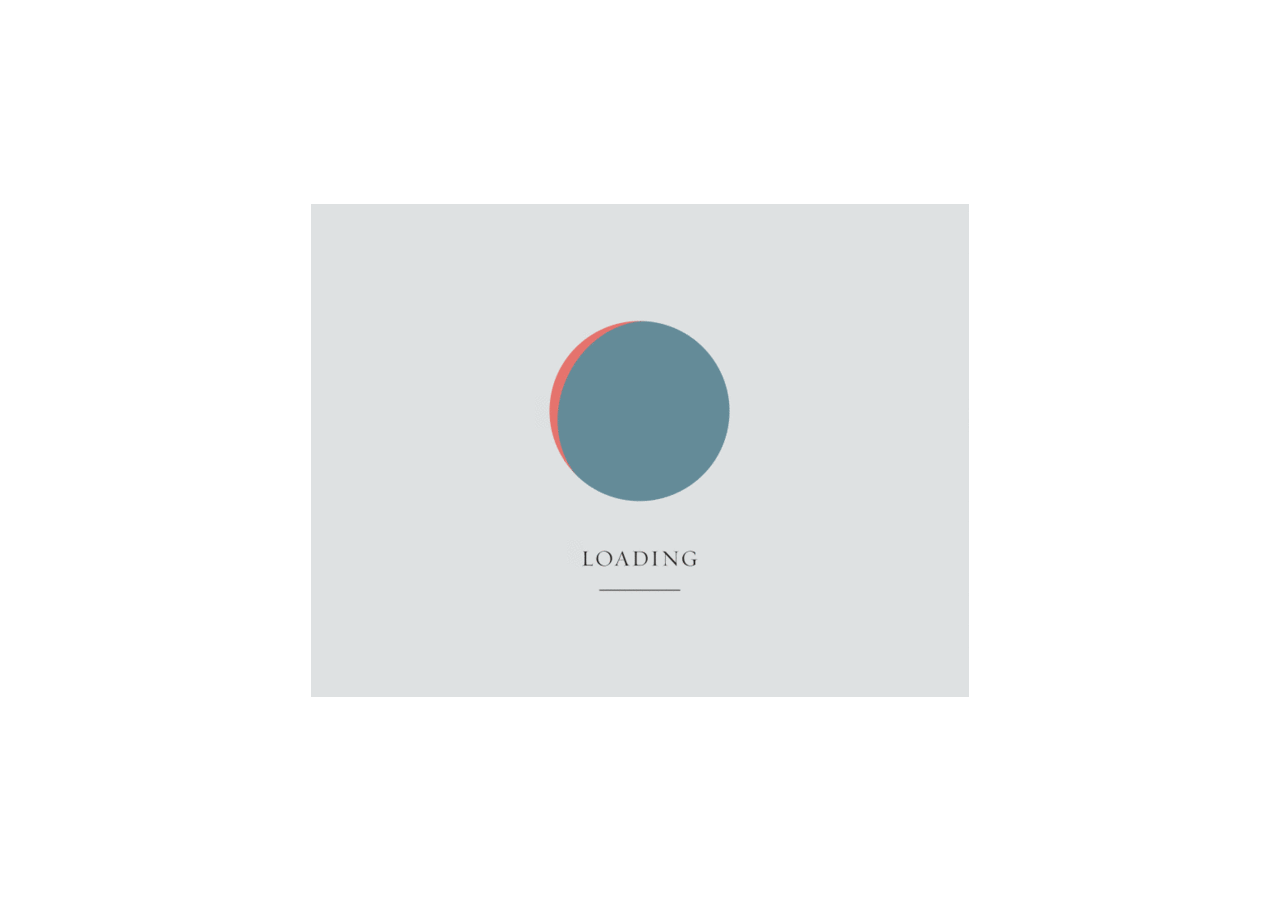
<file: liaxi/网易云音乐.html>
<!DOCTYPE html>
<html lang="en">
<head>
    <meta charset="UTF-8">
    <meta name="viewport" content="width=device-width, initial-scale=1.0">
    <meta http-equiv="X-UA-Compatible" content="ie=edge">
    <title>Document</title>
    <script src="lib/jquery-3.4.1.js"></script>
    <script src="lib/music.js"></script>
    <link rel="stylesheet" href="yiyun.css">
</head>
<body>
        <div id="app" >    
        </div>
        <div class="loading">
        </div>
    <script>
        http({
            callback:handleData
        })
        function handleData(res){
            var programs = res.programs;
            var music = [];
            for(var i=0;i<programs.length;i++){
                var obj = {}
                obj.name = programs[i].mainSong.name;
                obj.coverUrl = programs[i].blurCoverUrl;
                obj.radioname = programs[i].radio.name;
                obj.listenerCount = programs[i].listenerCount;
                obj.likedCount =programs[i].likedCount;
                obj.radiocategory = programs[i].radio.category;
                music.push(obj)
            }
            for(var j =0;j<music.length;j++){
                var item = $(`<div class="ap"><img src="${music[j].coverUrl}"/><span>${music[j].name}</span>
                    <span>${music[j].radioname}</span>
                    <span>播放${music[j].listenerCount}</span> 
                    <span>赞${music[j].likedCount}</span>
                    <button>${music[j].radiocategory}</button>
                    </div>`)
                $("#app").append(item)
            }
        }
    </script>
</body>
</html>
</file>
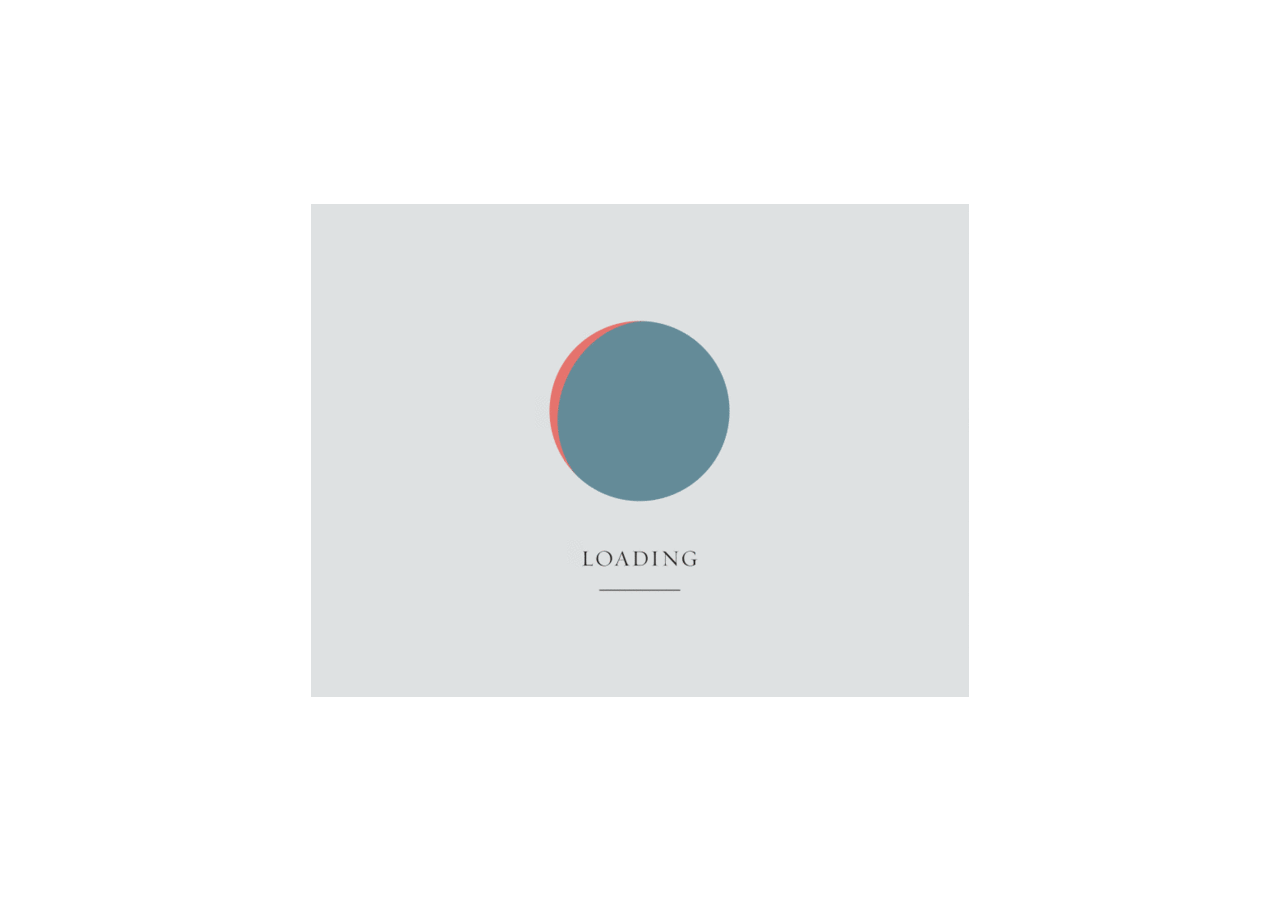
<file: liaxi/豆瓣.html>
<!DOCTYPE html>
<html lang="en">
<head>
    <meta charset="UTF-8">
    <meta name="viewport" content="width=device-width, initial-scale=1.0">
    <meta http-equiv="X-UA-Compatible" content="ie=edge">
    <title>Document</title>
    <script src="lib/jquery-3.4.1.js"></script>
    <script src="lib/http.js"></script>
    <style>      
        #app{
            padding: 20px;
            max-width: 748px;
            margin-left: auto;
            margin-right: auto;
            display: flex;
            justify-content: space-between;
            flex-wrap: wrap;
        }

        .loading{
            position: fixed;
            left:0;right:0;top:0;bottom:0;
            background: #fff url('images/loading.gif') no-repeat center;
        }
        .item>img{
            width: 150px;
        }
    </style>
</head>
<body>
    
    <div id="app" >
            
    </div>
    <div class="loading">

    </div>
    <script>
        var start = 0;
        http({
            data:{
                start
            },
            callback:handleData
        })
        function handleData(res){
            var subjects = res.subjects;
                var movies = [];
                for(var i=0;i<subjects.length;i++){
                    var obj = {}
                    obj.title = subjects[i].title;
                    obj.imageUrl = subjects[i].images.small;
                    movies.push(obj)
                }
                for(var j =0;j<movies.length;j++){
                    var item = $(`<div class="item"><img src="${movies[j].imageUrl}"/><p>${movies[j].title}</p></div>`)
                    $("#app").append(item)
                }
        }
    </script>
</body>
</html>
</file>
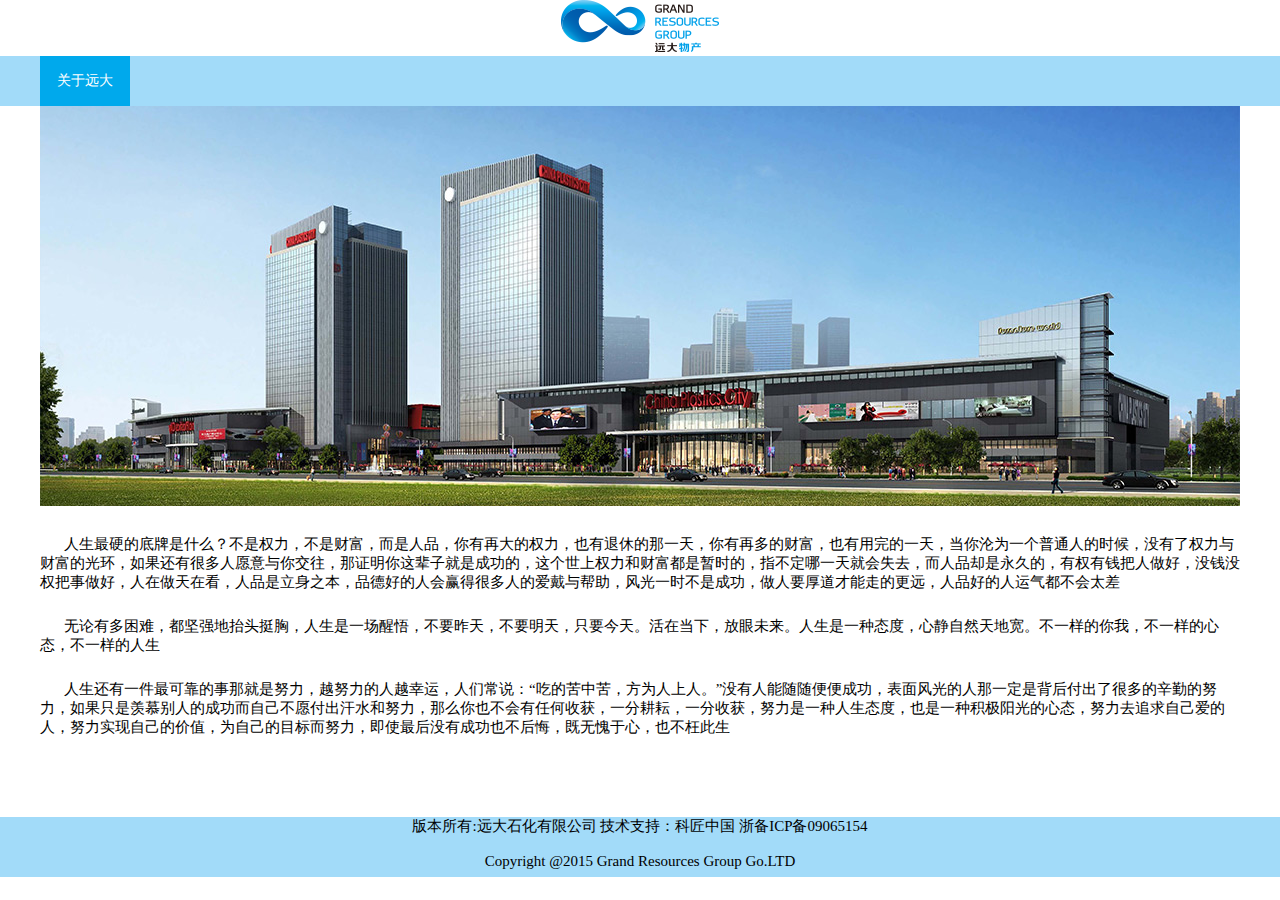
<file: 业/作关于远大/关于远大.html>
<!DOCTYPE html>
<html lang="en">
<head>
    <meta charset="UTF-8">
    <meta name="viewport" content="width=device-width, initial-scale=1.0">
    <meta http-equiv="X-UA-Compatible" content="ie=edge">
    <title>Document</title>
</head>
<body>
    <style>
        *{margin:0;padding:0}
        .top{
            text-align: center;
        }
        .nav{
            height:50px;
            background: #A2DBF9;
        }
        .nav-wrap{
            height:50px;
            width:1200px;
            margin-left: auto;
            margin-right: auto;
        }
        .about{
            display:block;
            width:90px;
            height:50px;
            background: #00A9EC;
            text-align: center;
            line-height: 50px;
            text-decoration: none;
            color:#fff;
            font-size: 14px;
        }
        .container{
                width:1200px;
                margin-left: auto;
                margin-right: auto;
            }
            .container p{
                text-indent:24px;
                font-size: 10px;
                margin-top:25px;
                font-size: 15px;
            }
            .nav-bottom{
                margin-top: 80px;
                background: #A2DBF9;
                height:60px; 
                text-align: center;
                font-size: 15px;
            }
    </style>
    </head>
    <body>
        <div class="top">
            <img src="images/logo2.png" alt="">
        </div>
        <div class="nav">
        <div class="nav-wrap">
            <a class="about">关于远大</a>
        </div>
        </div>
        <div class="container ">
            <img src="images/about.jpg" alt="">
            <p>人生最硬的底牌是什么？不是权力，不是财富，而是人品，你有再大的权力，也有退休的那一天，你有再多的财富，也有用完的一天，当你沦为一个普通人的时候，没有了权力与财富的光环，如果还有很多人愿意与你交往，那证明你这辈子就是成功的，这个世上权力和财富都是暂时的，指不定哪一天就会失去，而人品却是永久的，有权有钱把人做好，没钱没权把事做好，人在做天在看，人品是立身之本，品德好的人会赢得很多人的爱戴与帮助，风光一时不是成功，做人要厚道才能走的更远，人品好的人运气都不会太差</p>
            <p>无论有多困难，都坚强地抬头挺胸，人生是一场醒悟，不要昨天，不要明天，只要今天。活在当下，放眼未来。人生是一种态度，心静自然天地宽。不一样的你我，不一样的心态，不一样的人生</p>
            <p>人生还有一件最可靠的事那就是努力，越努力的人越幸运，人们常说：“吃的苦中苦，方为人上人。”没有人能随随便便成功，表面风光的人那一定是背后付出了很多的辛勤的努力，如果只是羡慕别人的成功而自己不愿付出汗水和努力，那么你也不会有任何收获，一分耕耘，一分收获，努力是一种人生态度，也是一种积极阳光的心态，努力去追求自己爱的人，努力实现自己的价值，为自己的目标而努力，即使最后没有成功也不后悔，既无愧于心，也不枉此生</p>
        </div>
        <div class="nav-bottom">
            <p><span>版本所有:远大石化有限公司</span> <span>技术支持：科匠中国 浙备ICP备09065154</span></p><br>
            <p><span>Copyright @2015 Grand Resources Group Go.LTD</span></p>
        </div>
</body>
</html>
</file>
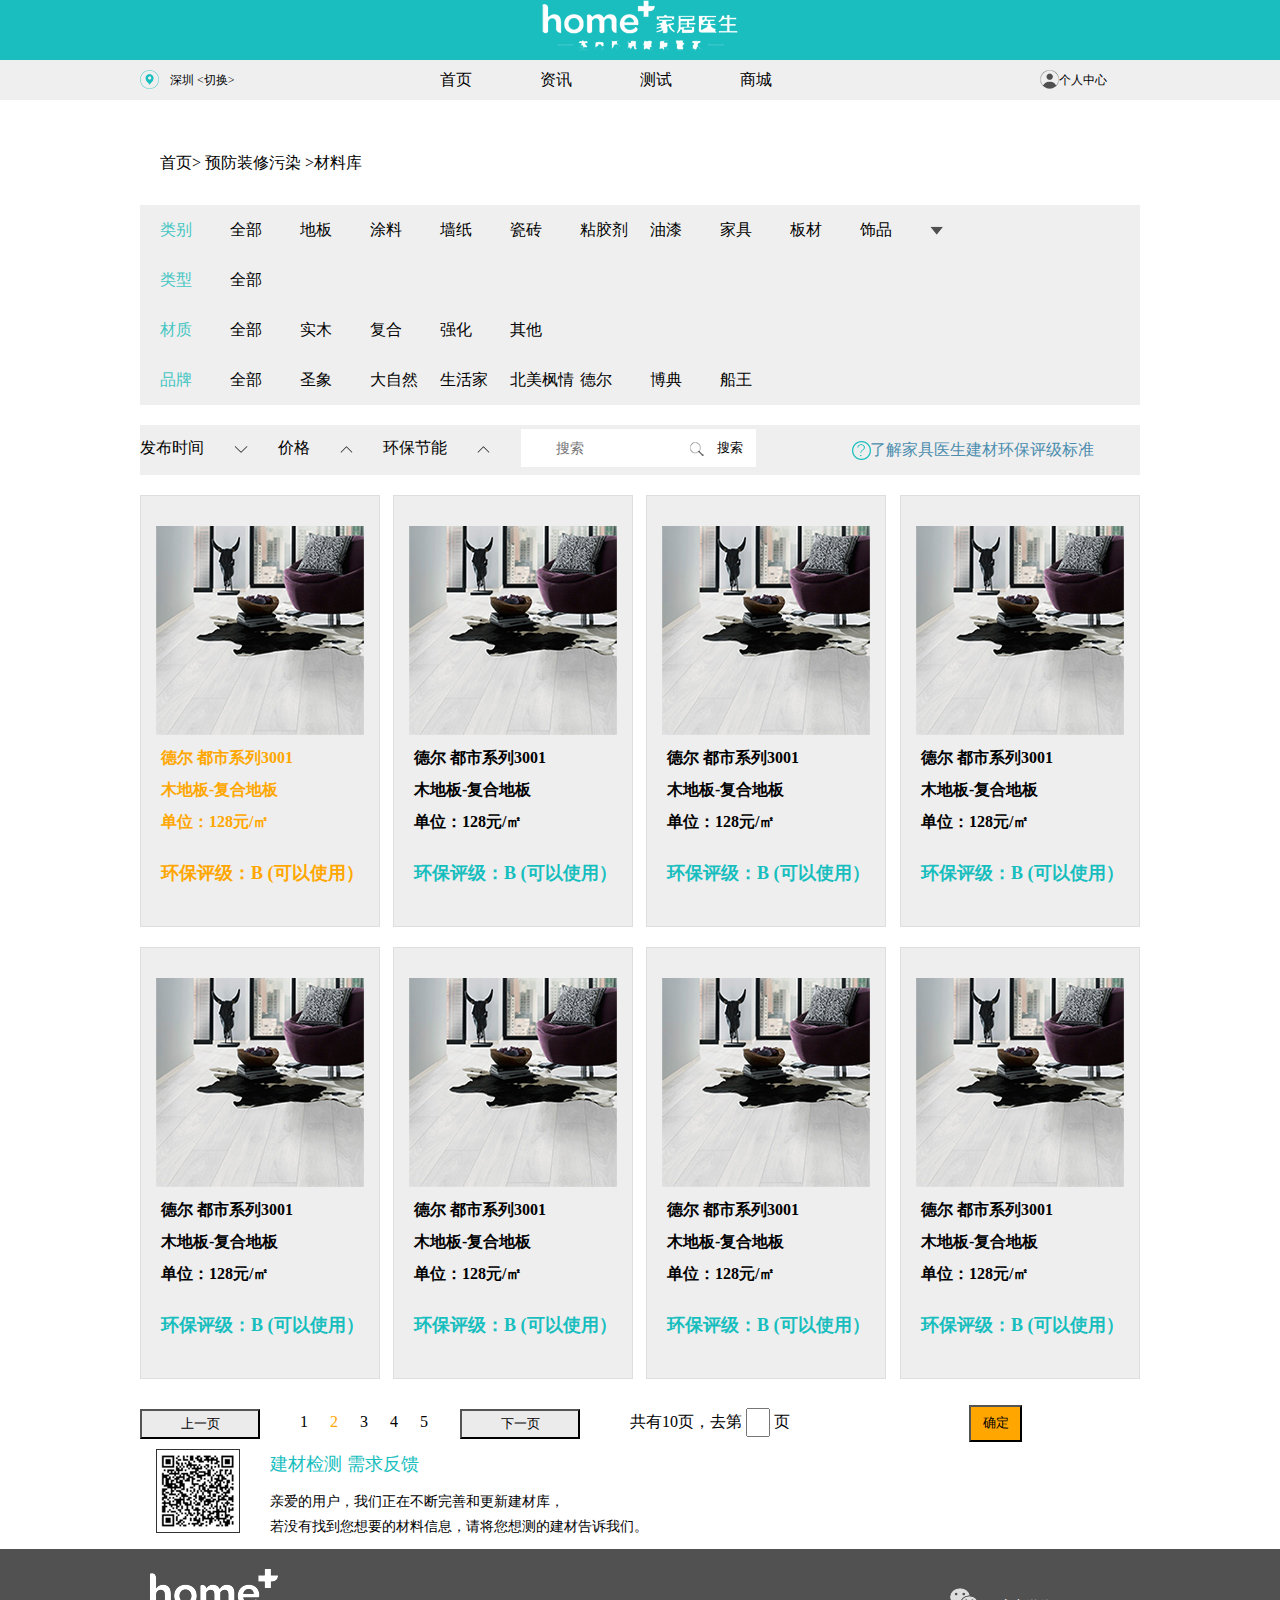
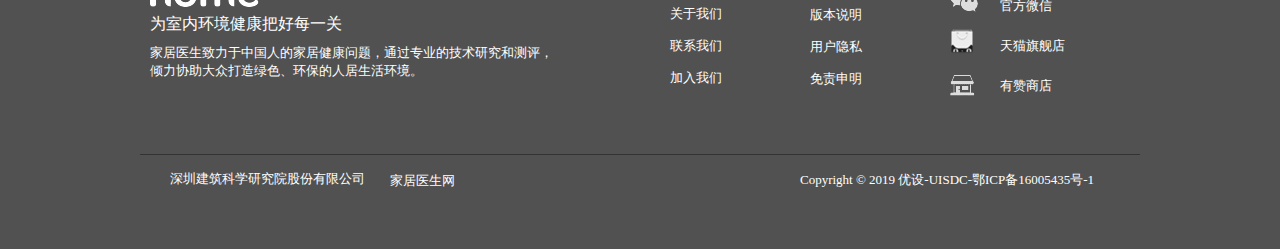
<file: 业/作家居医生/家居医生.html>
<!DOCTYPE html>
<html lang="en">
<head>
    <meta charset="UTF-8">
    <meta name="viewport" content="width=device-width, initial-scale=1.0">
    <meta http-equiv="X-UA-Compatible" content="ie=edge">
    <title>Document</title>
    <link rel="stylesheet" href="01.css">
</head>
<body>
    <div class="logo">
        <img src="images/logo.png" alt="">
    </div>
    <div class="location">
        <div class="ko">
           <ul>
                <li class="hen">首页</li>
                <li >资讯</li>
                <li >测试</li>
                <li >商城</li>
           </ul>
            <div class="kl">
                <img src="images/location.png" alt="">
                <p class="kn">深圳 <切换></p>             
            </div>  
            <div class="ki"><img src="images/adm.png" alt="">
                <p>个人中心</p>
            </div>     
        </div>
    </div>
    <div class="home">
        <p class="home one" >首页> 预防装修污染 >材料库</p>
        <div class="food">
            <div class="tuliao">
                <ul>
                    <li class="li1">类别</li>
                    <li>全部</li>
                    <li class="ft">地板</li>
                    <li>涂料</li>
                    <li>墙纸</li>
                    <li>瓷砖</li>
                    <li>粘胶剂</li>
                    <li>油漆</li>
                    <li>家具</li>
                    <li>板材</li>
                    <li>饰品</li>
                    <img class="lext" src="images/indexSelect.png" alt="">
                </ul>
            </div>
            <div>
                <ul>
                    <li class="li1">类型</li>
                    <li>全部</li>
                </ul>
            </div>
            <div>
                <ul>
                    <li  class="li1">材质</li>
                    <li>全部</li>
                    <li class="ft">实木</li>
                    <li>复合</li>
                    <li>强化</li>
                    <li>其他</li>
                </ul>
            </div>
            <div>
                <ul>
                    <li class="li1">品牌</li>
                    <li>全部</li>
                    <li class="ft">圣象</li>
                    <li>大自然</li>
                    <li>生活家</li>
                    <li>北美枫情</li>
                    <li>德尔</li>
                    <li>博典</li>
                    <li>船王</li>
                </ul>
            </div>
        </div>
        <div class="nav">
            <p>发布时间</p>
            <img src="images/downicon.png" alt="">
            <p>价格</p>
            <img src="images/upicon.png" alt="">
            <p>环保节能</p>
            <img src="images/upicon.png" alt="">
            <img class="search" src="images/search.png" alt="">
            <input type="text" placeholder="搜索" class="pla"/>
            <button class="suo">搜索</button> 
            <img class="wen" src="images/wenhao.png" alt="" > 
            <p class="col">了解家具医生建材环保评级标准</p>
           
        </div>

        <div class="parent">
            <div class="one" >
                <img class="ge" src="images/data_image.png" alt="">
                <p  class="dee">德尔 都市系列3001</p>
                <p class="dee" >木地板-复合地板</p>
                <p class="dee">单位：128元/㎡</p>
                <p  class="deerr">环保评级：B (可以使用）</p>

            </div >
            <div class="one">
                <img class="ge" src="images/data_image.png" alt="">
                <p  class="deer">德尔 都市系列3001</p>
                <p class="deer" >木地板-复合地板</p>
                <p class="deer">单位：128元/㎡</p>
                <p  class="der">环保评级：B (可以使用）</p>  
            </div>          
            <div class="two">
                    <img class="ge" src="images/data_image.png" alt="">
                    <p  class="deer">德尔 都市系列3001</p>
                    <p class="deer" >木地板-复合地板</p>
                    <p class="deer">单位：128元/㎡</p>
                    <p  class="der">环保评级：B (可以使用）</p>
    
            </div>
            <div class="tene">
                    <img class="ge" src="images/data_image.png" alt="">
                    <p  class="deer">德尔 都市系列3001</p>
                    <p class="deer" >木地板-复合地板</p>
                    <p class="deer">单位：128元/㎡</p>
                    <p  class="der">环保评级：B (可以使用）</p>
            </div>
        </div>
        
        <div class="parent">
            <div class="one" >
                <img class="ge" src="images/data_image.png" alt="">
                <p  class="deer">德尔 都市系列3001</p>
                <p class="deer" >木地板-复合地板</p>
                <p class="deer">单位：128元/㎡</p>
                <p  class="der">环保评级：B (可以使用）</p>

            </div >
            <div class="one">
                <img class="ge" src="images/data_image.png" alt="">
                <p  class="deer">德尔 都市系列3001</p>
                <p class="deer" >木地板-复合地板</p>
                <p class="deer">单位：128元/㎡</p>
                <p  class="der">环保评级：B (可以使用）</p>  
            </div>          
            <div class="two">
                    <img class="ge" src="images/data_image.png" alt="">
                    <p  class="deer">德尔 都市系列3001</p>
                    <p class="deer" >木地板-复合地板</p>
                    <p class="deer">单位：128元/㎡</p>
                    <p  class="der">环保评级：B (可以使用）</p>
    
            </div>
            <div class="tene">
                    <img class="ge" src="images/data_image.png" alt="">
                    <p  class="deer">德尔 都市系列3001</p>
                    <p class="deer" >木地板-复合地板</p>
                    <p class="deer">单位：128元/㎡</p>
                    <p  class="der">环保评级：B (可以使用）</p>
            </div>
        </div>  
        <div class="sheet">
            <button class="homepage"> 上一页 </button>
            <ul class="sheet-ul">
                <li>1</li>
                <li class="xia">2</li>
                <li>3</li>
                <li>4</li>
                <li>5</li>
            </ul>
           <button class="hornfels"> 下一页 </button>        
           <span class="ye">共有10页，去第</span>
           <input class="put" type="text">
           <span>页</span>
            <button class="qd">确定</button> 

        </div> 
        <div class="san">
            <img src="images/small_weixin.png" alt="">
           <div class="feedback">
               <p class="ce">建材检测  需求反馈</p>
               <p class="caiku">亲爱的用户，我们正在不断完善和更新建材库，<br>
                 若没有找到您想要的材料信息，请将您想测的建材告诉我们。</p>
          
           </div>
        </div>  
    </div>
    <div class="foot">
        <div class="foot-top">
            <div class="left">
                <img src="images/footerLogo.png" alt="">
                <p class="footer">为室内环境健康把好每一关</p>
                <p class="footer-e">家居医生致力于中国人的家居健康问题，通过专业的技术研究和测评，<br>
                    倾力协助大众打造绿色、环保的人居生活环境。  
            </div>
            <div class="center-one">
                   <p>关于我们</p>
                   <p>联系我们</p>
                   <p>加入我们</p>
            </div>
            <div class="center-two">
                <p>版本说明</p>
                <p>用户隐私</p>
                <p>免责申明</p>

            </div>
            <div class="right">
            <ul>
              <li><img src="images/weixin2.png" alt=""></li>
              <li><img src="images/tianmao.png" alt=""></li>
              <li><img src="images/shop.png" alt=""></li>
              
            </ul>
            </div>
            <div class="jiewei">
               <ul>
                <li>官方微信</li>
                <li>天猫旗舰店</li>
                <li>有赞商店</li>
               </ul>

            </div>
        </div>
        <div class="foot-bottom">
              <p class="jianzhu">  深圳建筑科学研究院股份有限公司</p>
              <p class="yisheng">家居医生网</p>
              <p class="ezhou"> Copyright © 2019 优设-UISDC-鄂ICP备16005435号-1</p>

        </div>
    </div>
</body>
</html>
</file>
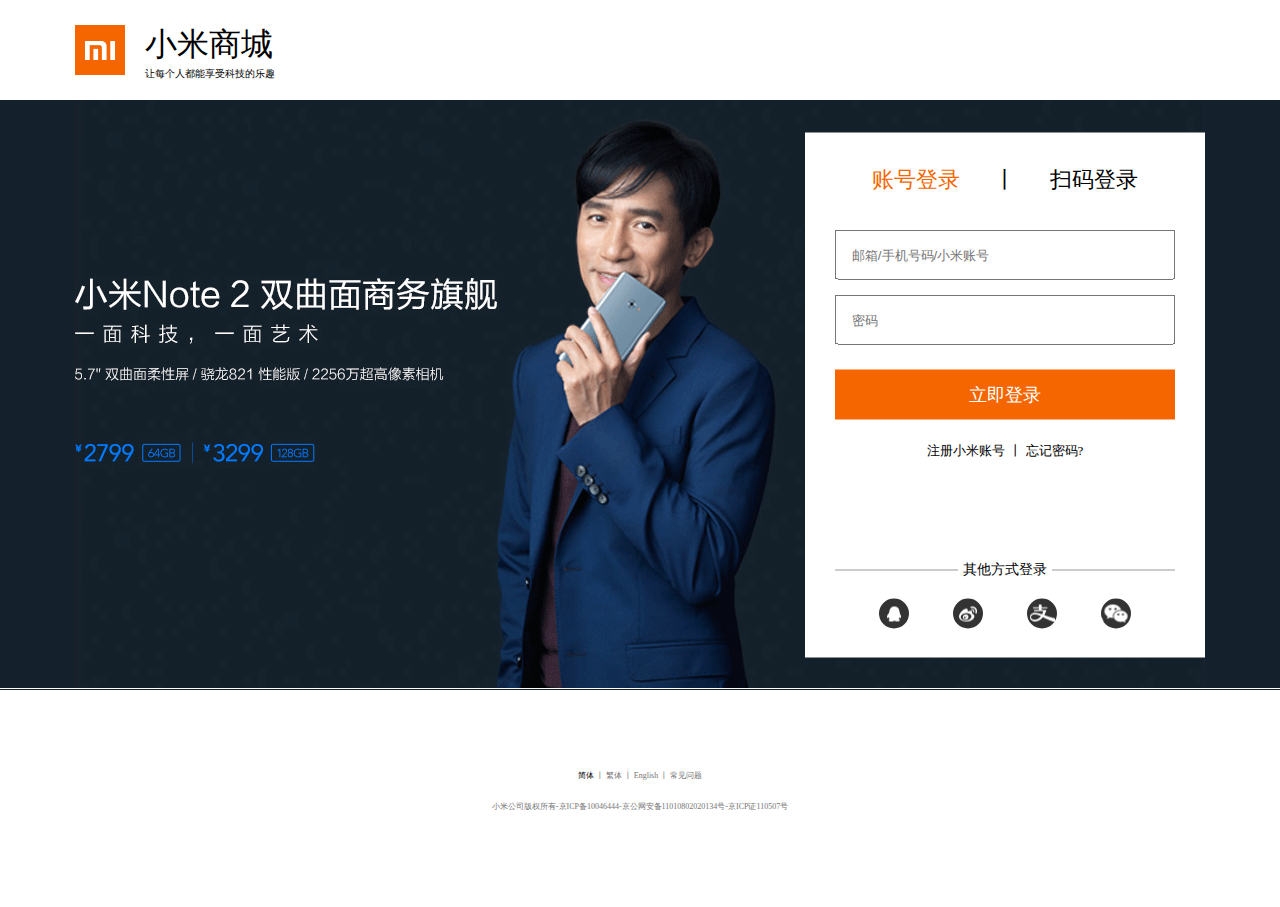
<file: 业/作小米/小米.html>
<!DOCTYPE html>
<html lang="en">
<head>
    <meta charset="UTF-8">
    <meta name="viewport" content="width=device-width, initial-scale=1.0">
    <meta http-equiv="X-UA-Compatible" content="ie=edge">
    <title>Document</title>
    <link rel="stylesheet" href="xiaomi.css">
</head>
<body>
     <div class="top">
        <div class="logo">
            <div class="mi-logo"></div>
            <div>
                <p class="tp-p">小米商城</p>
                <p>让每个人都能享受科技的乐趣</p>
            </div>
        </div>
    </div>
    <div class="container">
        <div class="content">
            <div class="login">
                <ul class="nav">
                    <li class="active">账号登录</li>
                    <li>丨</li>
                    <li>扫码登录</li>
                </ul>
                <div>
                    <p><input type="text" placeholder="&nbsp;&nbsp;&nbsp;&nbsp;邮箱/手机号码/小米账号"></p>
                    <p><input type="text" placeholder="&nbsp;&nbsp;&nbsp;&nbsp;密码"></p>
                    <p><input class="sign-in" type="submit" value="立即登录"></p>
                </div>
                <ul class="register">
                    <li>注册小米账号</li>
                    <li>丨</li>
                    <li>忘记密码?</li>
                </ul>
                <div class="middle-line">
                    <span>其他方式登录</span>
                </div>
                <div class="bt-icons">
                    <a href="#"><span class="qq"></span></a>
                    <a href="#"><span class="weibo"></span></a>
                    <a href="#"><span class="pay"></span></a>
                    <a href="#"><span class="wechat"></span></a>
                </div>
            </div>
        </div>
    </div>
    <div class="copyright">
        <ul class="tp-copyright">
            <li class="Typeface">简体</li>
            <li>丨</li>
            <li>繁体</li>
            <li>丨</li>
            <li>English</li>
            <li>丨</li>
            <li>常见问题</li>
        </ul>
        <a href="#" class="bt-copyright">小米公司版权所有-京ICP备10046444-京公网安备11010802020134号-京ICP证110507号</a>
    </div>
</body>
</html>
</file>
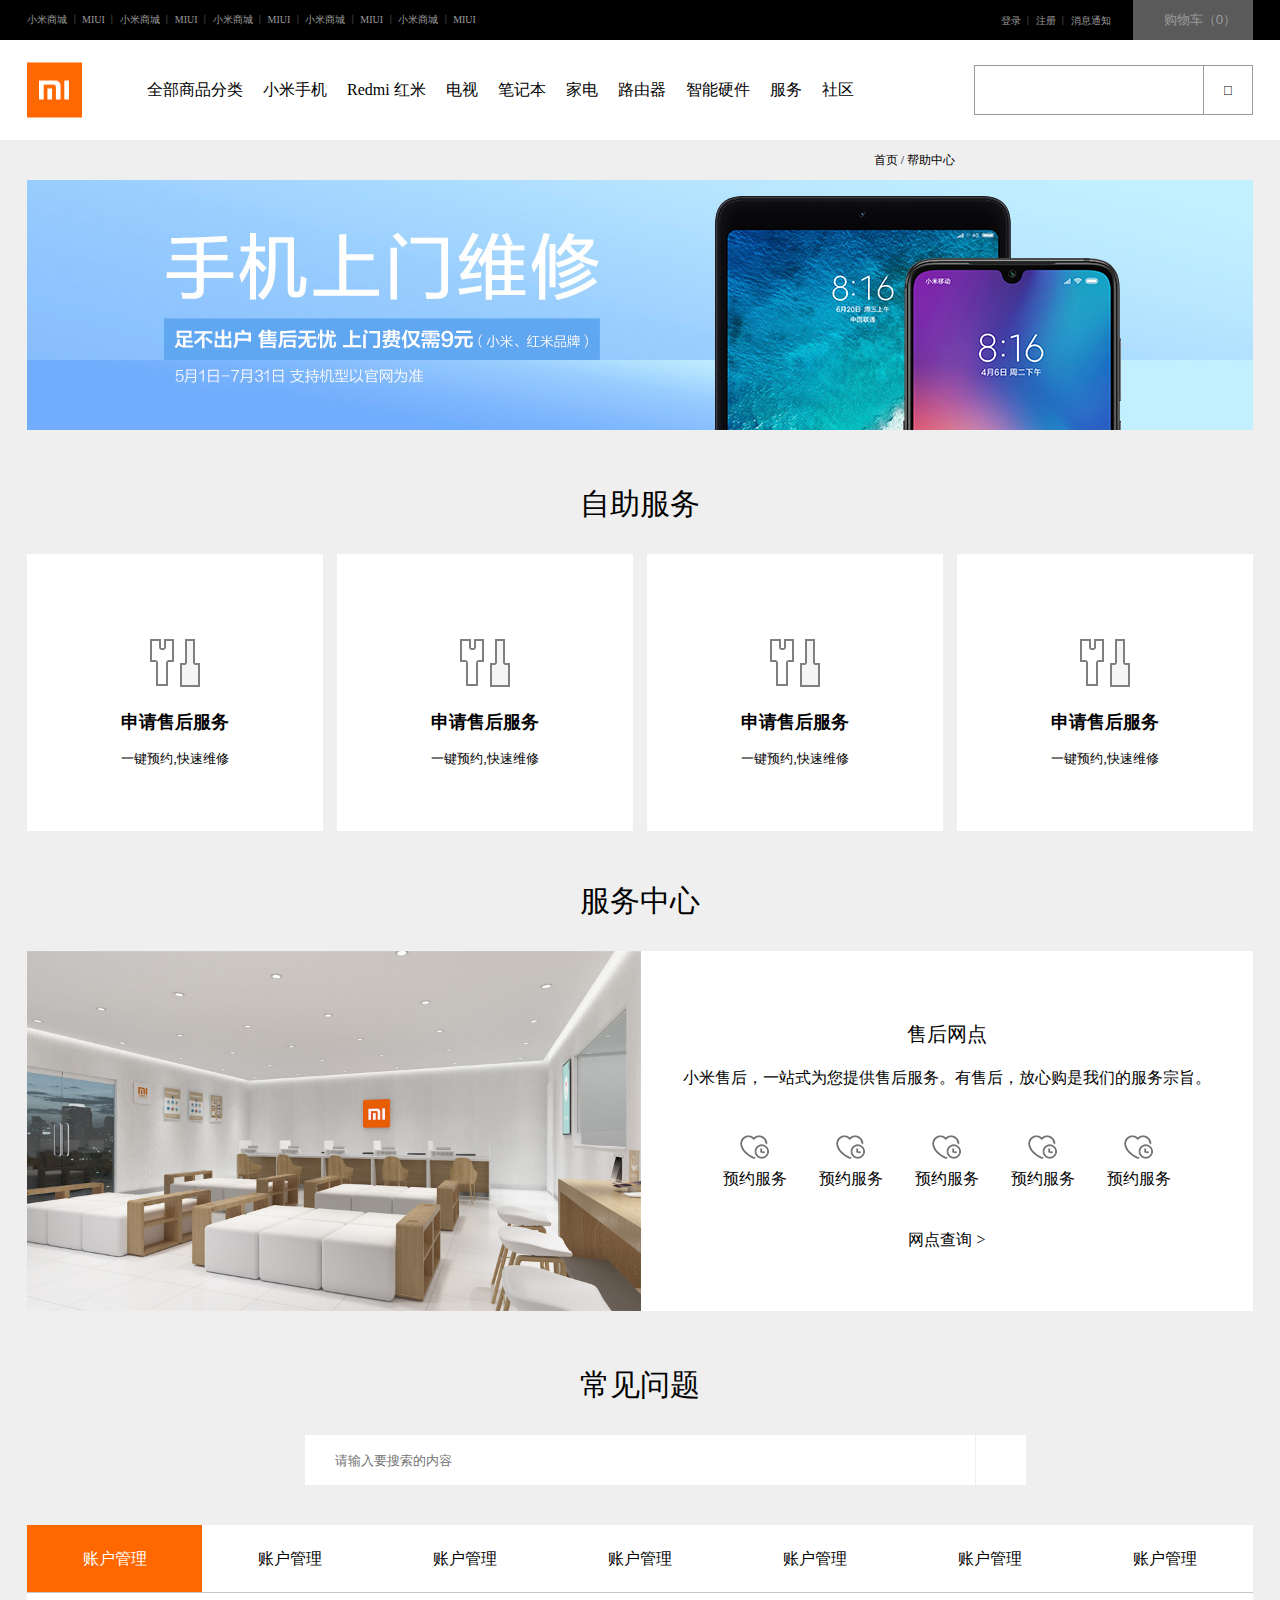
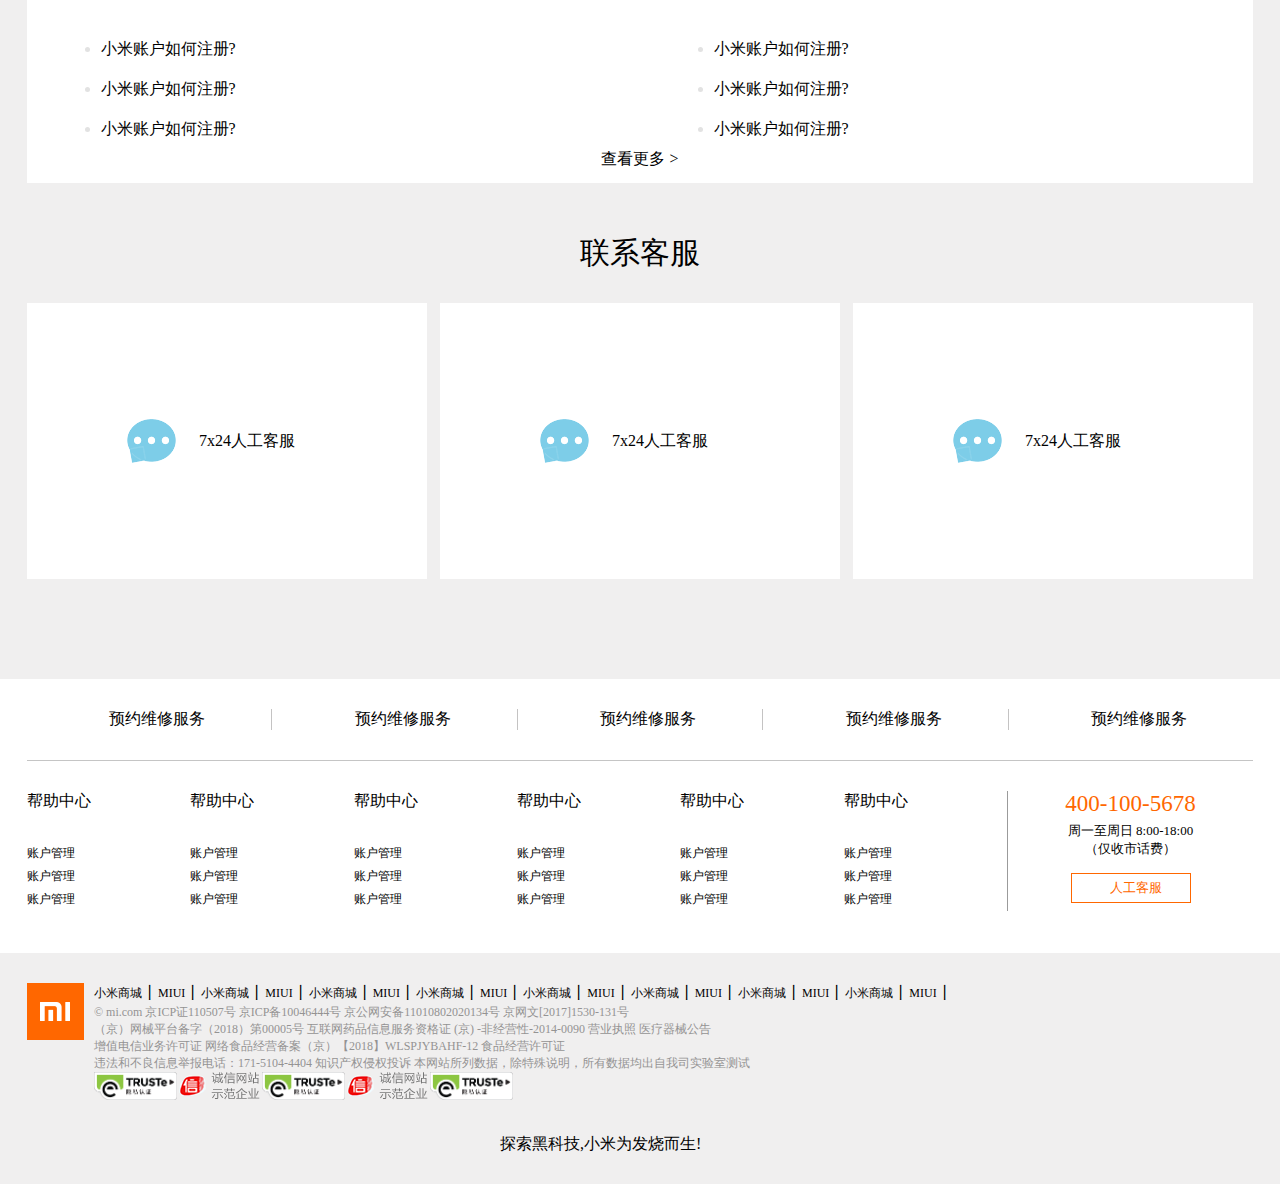
<file: 业/作小米帮助网页/mi-help.html>
<!DOCTYPE html>
<html lang="en">
<head>
    <meta charset="UTF-8">
    <meta name="viewport" content="width=device-width, initial-scale=1.0">
    <meta http-equiv="X-UA-Compatible" content="ie=edge">
    <title>小米帮助</title>
    <link rel="stylesheet" href="css/mi-help.css">
    <link rel="stylesheet" href="https://at.alicdn.com/t/font_1359846_w1p8jqxa1k.css">
</head>
<body>
    <div class="nav">
                <div class="nav-row">
                    <div class="nav-left">
                        <a href="#">小米商城</a>
                        <span>丨</span>
                        <a href="#">MIUI</a>
                        <span>丨</span>
                        <a href="#">小米商城</a>
                        <span>丨</span>
                        <a href="#">MIUI</a>
                        <span>丨</span>
                        <a href="#">小米商城</a>
                        <span>丨</span>
                        <a href="#">MIUI</a>
                        <span>丨</span>
                        <a href="#">小米商城</a>
                        <span>丨</span>
                        <a href="#">MIUI</a>
                        <span>丨</span>
                        <a href="#">小米商城</a>
                        <span>丨</span>
                        <a href="#">MIUI</a>
                    </div>
                    <div class="nav-right">
                        <a href="#">登录</a>
                        <span>丨</span>
                        <a href="#">注册</a>
                        <span>丨</span>
                        <a href="#">消息通知</a>
                        <button><i class="iconfont">&#xe602;</i> 购物车（0）</button>
                        <div class="drop-box">
                            <p>购物车中还没有商品，赶紧选购吧！</p>
                        </div>
                    </div>
                </div>
    </div>
    <div class="header">
        <div class="mi-logo"></div>
        <ul class="menu">
            <li class="drop-memu-main">
                全部商品分类
                <div class="drop-down-main">
                    <ul>
                        <li class="drop-memu-main-frame">
                            手机 电话卡
                            <div class="drop-down-main-frame">
                                <h2>小米手机就是好<br>好就好在它能煎鸡蛋！</h2>
                            </div>
                        </li>
                        <li>电视 盒子</li>
                        <li>笔记本 平板</li>
                        <li>手机 电话卡</li>
                        <li>电视 盒子</li>
                        <li>笔记本 平板</li>
                        <li>手机 电话卡</li>
                        <li>电视 盒子</li>
                        <li>笔记本 平板</li>
                    </ul>
                </div>
            </li>
            <li>小米手机</li>
            <li>Redmi 红米</li>
            <li>电视</li>
            <li>笔记本</li>
            <li>家电</li>
            <li>路由器</li>
            <li>智能硬件</li>
            <li>服务</li>
            <li>社区</li>
        </ul>
        <div class="search">
            <input type="text" class="search-text">
            <div>
                <ul>
                    <li>小米9</li>
                    <li>小米电视</li>
                    <li>小米笔记本</li>
                    <li>小米空调</li>
                    <li>电视32英寸</li>
                    <li>啥啥啥的乱七八糟</li>
                </ul>
            </div>
            <input type="submit" class="iconfont btn" value="&#xe645;">
        </div>
    </div>
    <div class="container">
        <div class="content">
            <div class="crumb">
                <a href="#">首页</a>
                <span>/</span>
                <a href="#">帮助中心</a>
            </div>
            <div><img src="images/mi-help/lb.jpg" alt=""></div>
            <div>
                <h3>自助服务</h3>
                <div class="service">
                    <div class="service-row">
                        <img src="images/mi-help/icon3.png" alt="">
                        <h4>申请售后服务</h4>
                        <p>一键预约,快速维修</p>
                    </div>
                    <div class="service-row">
                        <img src="images/mi-help/icon3.png" alt="">
                        <h4>申请售后服务</h4>
                        <p>一键预约,快速维修</p>
                    </div>
                    <div class="service-row">
                        <img src="images/mi-help/icon3.png" alt="">
                        <h4>申请售后服务</h4>
                        <p>一键预约,快速维修</p>
                    </div>
                    <div class="service-row">
                        <img src="images/mi-help/icon3.png" alt="">
                        <h4>申请售后服务</h4>
                        <p>一键预约,快速维修</p>
                    </div>
                </div>
            </div>
            <div class="service-centre">
                <h3>服务中心</h3>
                <div class="after-sale-left">
                    <img src="images/mi-help/bg-left.jpg" alt="">
                </div>
                <div class="after-sale-right">
                    <h4>售后网点</h4>
                    <p>小米售后，一站式为您提供售后服务。有售后，放心购是我们的服务宗旨。</p>
                    <ul>
                        <li>
                            <img src="images/mi-help/icon2.png" alt="">
                            <p>预约服务</p>
                        </li>
                        <li>
                            <img src="images/mi-help/icon2.png" alt="">
                            <p>预约服务</p>
                        </li>
                        <li>
                            <img src="images/mi-help/icon2.png" alt="">
                            <p>预约服务</p>
                        </li>
                        <li>
                            <img src="images/mi-help/icon2.png" alt="">
                            <p>预约服务</p>
                        </li>
                        <li>
                            <img src="images/mi-help/icon2.png" alt="">
                            <p>预约服务</p>
                        </li>
                    </ul>
                    <span><a href="#">网点查询 ></a></span>
                </div>
            </div>
            <div class="problem">
                <h3>常见问题</h3>
                <div class="problem-search">
                    <input type="text" placeholder="请输入要搜索的内容">
                    <button><i class="iconfont">&#xe645;</i></button>
                </div>
                <div class="problem-menu">
                    <ul class="menu-row">
                        <li>账户管理</li>
                        <li>账户管理</li>
                        <li>账户管理</li>
                        <li>账户管理</li>
                        <li>账户管理</li>
                        <li>账户管理</li>
                        <li>账户管理</li>
                    </ul>
                    <div class="problem-list">
                        <ul>
                            <li><a href="">小米账户如何注册?</a></li>
                            <li><a href="">小米账户如何注册?</a></li>
                            <li><a href="">小米账户如何注册?</a></li>
                        </ul>
                        <ul>
                            <li><a href="">小米账户如何注册?</a></li>
                            <li><a href="">小米账户如何注册?</a></li>
                            <li><a href="">小米账户如何注册?</a></li>
                        </ul>
                        <span><a href="#">查看更多 ></a></span>
                    </div>
                </div>
            </div>
            <div class="contact">
                <h3>联系客服</h3>
                <div>
                    <div class="contact-row">
                        <div>
                            <p>7x24人工客服</p>
                        </div>
                    </div>
                    <div class="contact-row">
                        <div>
                            <p>7x24人工客服</p>
                        </div>
                    </div>
                    <div class="contact-row">
                        <div>
                            <p>7x24人工客服</p>
                        </div>
                    </div>
                </div>
            </div>
        </div>
    </div>
    <div class="ft">
        <div class="ft-content">
            <div class="ft-project">
                <ul>
                    <li class="iconfont">&#xe63a; 预约维修服务</li>
                    <li class="iconfont">&#xe63a; 预约维修服务</li>
                    <li class="iconfont">&#xe63a; 预约维修服务</li>
                    <li class="iconfont">&#xe63a; 预约维修服务</li>
                    <li class="iconfont">&#xe63a; 预约维修服务</li>
                </ul>
            </div>
            <div class="ft-menu">
                <div class="ft-menu-left">
                    <div>
                        <span>帮助中心</span>
                        <p><a href="#">账户管理</a></p>
                        <p><a href="#">账户管理</a></p>
                        <p><a href="#">账户管理</a></p>
                    </div>
                    <div>
                        <span>帮助中心</span>
                        <p><a href="#">账户管理</a></p>
                        <p><a href="#">账户管理</a></p>
                        <p><a href="#">账户管理</a></p>
                    </div>
                    <div>
                        <span>帮助中心</span>
                        <p><a href="#">账户管理</a></p>
                        <p><a href="#">账户管理</a></p>
                        <p><a href="#">账户管理</a></p>
                    </div>
                    <div>
                        <span>帮助中心</span>
                        <p><a href="#">账户管理</a></p>
                        <p><a href="#">账户管理</a></p>
                        <p><a href="#">账户管理</a></p>
                    </div>
                    <div>
                        <span>帮助中心</span>
                        <p><a href="#">账户管理</a></p>
                        <p><a href="#">账户管理</a></p>
                        <p><a href="#">账户管理</a></p>
                    </div>
                    <div>
                        <span>帮助中心</span>
                        <p><a href="#">账户管理</a></p>
                        <p><a href="#">账户管理</a></p>
                        <p><a href="#">账户管理</a></p>
                    </div>
                    
                </div>
                <div class="ft-menu-right">
                    <h3>400-100-5678</h3>
                    <p>周一至周日 8:00-18:00 <br>（仅收市话费）</p>
                    <button><i class="iconfont">&#xe603;</i>人工客服</button>
                </div>
            </div>
        </div>
    </div>
    <div class="copyright">
        <div class="copyright-content">
            <div class="copyright-logo"></div>
            <div class="copyright-text">
                <ul>
                            <li><a href="#">小米商城</a></li>
                            <li><span>丨</span></li>
                            <li><a href="#">MIUI</a></li>
                            <li><span>丨</span></li>
                            <li><a href="#">小米商城</a></li>
                            <li><span>丨</span></li>
                            <li><a href="#">MIUI</a></li>
                            <li><span>丨</span></li>
                            <li><a href="#">小米商城</a></li>
                            <li><span>丨</span></li>
                            <li><a href="#">MIUI</a></li>
                            <li><span>丨</span></li>
                            <li><a href="#">小米商城</a></li>
                            <li><span>丨</span></li>
                            <li><a href="#">MIUI</a></li>
                            <li><span>丨</span></li>
                            <li><a href="#">小米商城</a></li>
                            <li><span>丨</span></li>
                            <li><a href="#">MIUI</a></li>
                            <li><span>丨</span></li>
                            <li><a href="#">小米商城</a></li>
                            <li><span>丨</span></li>
                            <li><a href="#">MIUI</a></li>
                            <li><span>丨</span></li>
                            <li><a href="#">小米商城</a></li>
                            <li><span>丨</span></li>
                            <li><a href="#">MIUI</a></li>
                            <li><span>丨</span></li>
                            <li><a href="#">小米商城</a></li>
                            <li><span>丨</span></li>
                            <li><a href="#">MIUI</a></li>
                            <li><span>丨</span></li>
                </ul>
                <p>© mi.com 京ICP证110507号 京ICP备10046444号 京公网安备11010802020134号 京网文[2017]1530-131号 </p>
                <p>（京）网械平台备字（2018）第00005号 互联网药品信息服务资格证 (京) -非经营性-2014-0090 营业执照 医疗器械公告 </p>
                <p>增值电信业务许可证  网络食品经营备案（京）【2018】WLSPJYBAHF-12   食品经营许可证 </p>
                <p>违法和不良信息举报电话：171-5104-4404 知识产权侵权投诉 本网站所列数据，除特殊说明，所有数据均出自我司实验室测试</p>
                <p><img src="images/mi-help/truste.png" alt=""><img src="images/mi-help/v-logo-2.png" alt=""><img src="images/mi-help/truste.png" alt=""><img src="images/mi-help/v-logo-2.png" alt=""><img src="images/mi-help/truste.png" alt=""></p>
            </div>
            <p class="copyright-ft">探索黑科技,小米为发烧而生!</p>
        </div>
    </div>
</body>
</html>
</file>
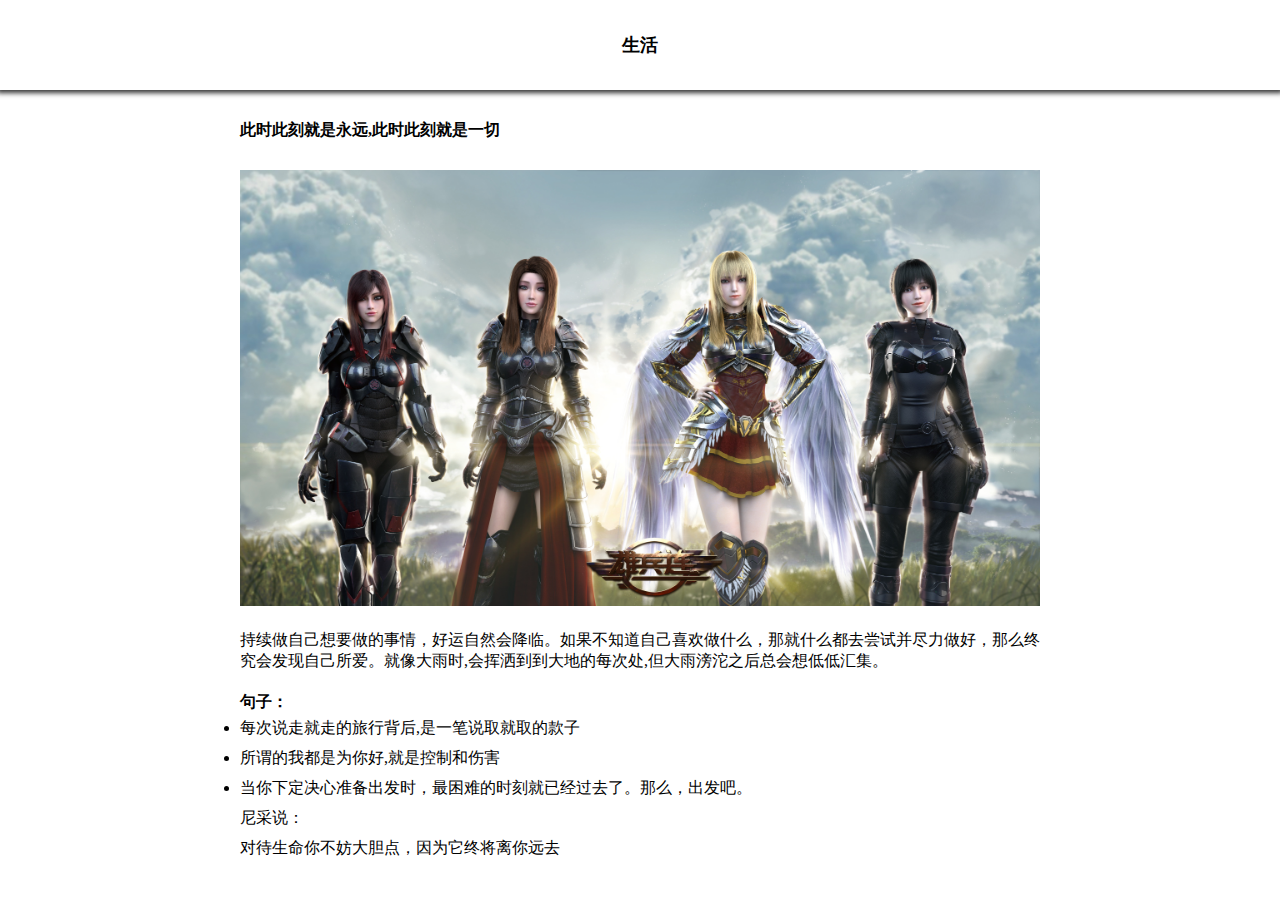
<file: 业/作尼采说/尼采说.html>
<!DOCTYPE html>
<html lang="en">
<head>
    <meta charset="UTF-8">
    <meta name="viewport" content="width=device-width, initial-scale=1.0">
    <meta http-equiv="X-UA-Compatible" content="ie=edge">
    <title>Document</title>
</head>
<body>
    <style>
        *{margin:0;padding: 0;}
        .nav{
            height:90px;
            text-align:center;
            line-height: 90px;
            box-shadow: 0 0 5px 3px #333;
            box-shadow: 18px;
            font-size: 18px;
            font-weight: bold;
        }
        .container{ 
            width:800px;
            margin-left: auto;
            margin-right: auto;
        }
        .banner{
            width:800px;
        }
        .content:hover{
            color:red;
        }
        .title{
            line-height:80px;
        }
        .title:hover{
            color:darkgray;
        }
        .content{
            margin-top:20px;
            margin-bottom:20px;
        }
        li{
            line-height:30px;
        }
        .list:hover{
            color: green;
        }
        dl{
            line-height: 30px;
        }
        .name:hover{
            color: blue;
        }
        </style>
    </head>
    <body>
        <div class="nav">生活
        </div>
        <div class="container">
        <h4 class="title">此时此刻就是永远,此时此刻就是一切</h4>
        <img class="banner" src="images/yan.jpg" alt="">
        <p class="content">持续做自己想要做的事情，好运自然会降临。如果不知道自己喜欢做什么，那就什么都去尝试并尽力做好，那么终究会发现自己所爱。就像大雨时,会挥洒到到大地的每次处,但大雨滂沱之后总会想低低汇集。
    
        </p>
        <h4>句子：</h4>
        <ul class="list">
            <li>每次说走就走的旅行背后,是一笔说取就取的款子</li>
            <li>所谓的我都是为你好,就是控制和伤害</li>
            <li>当你下定决心准备出发时，最困难的时刻就已经过去了。那么，出发吧。</li>
        </ul>
        <dl class="name">
        <dt>尼采说：</dt>
        <dd>对待生命你不妨大胆点，因为它终将离你远去</dd>
        </dl>
        </div>
    </body>
    </html>
</body>
</html>
</file>
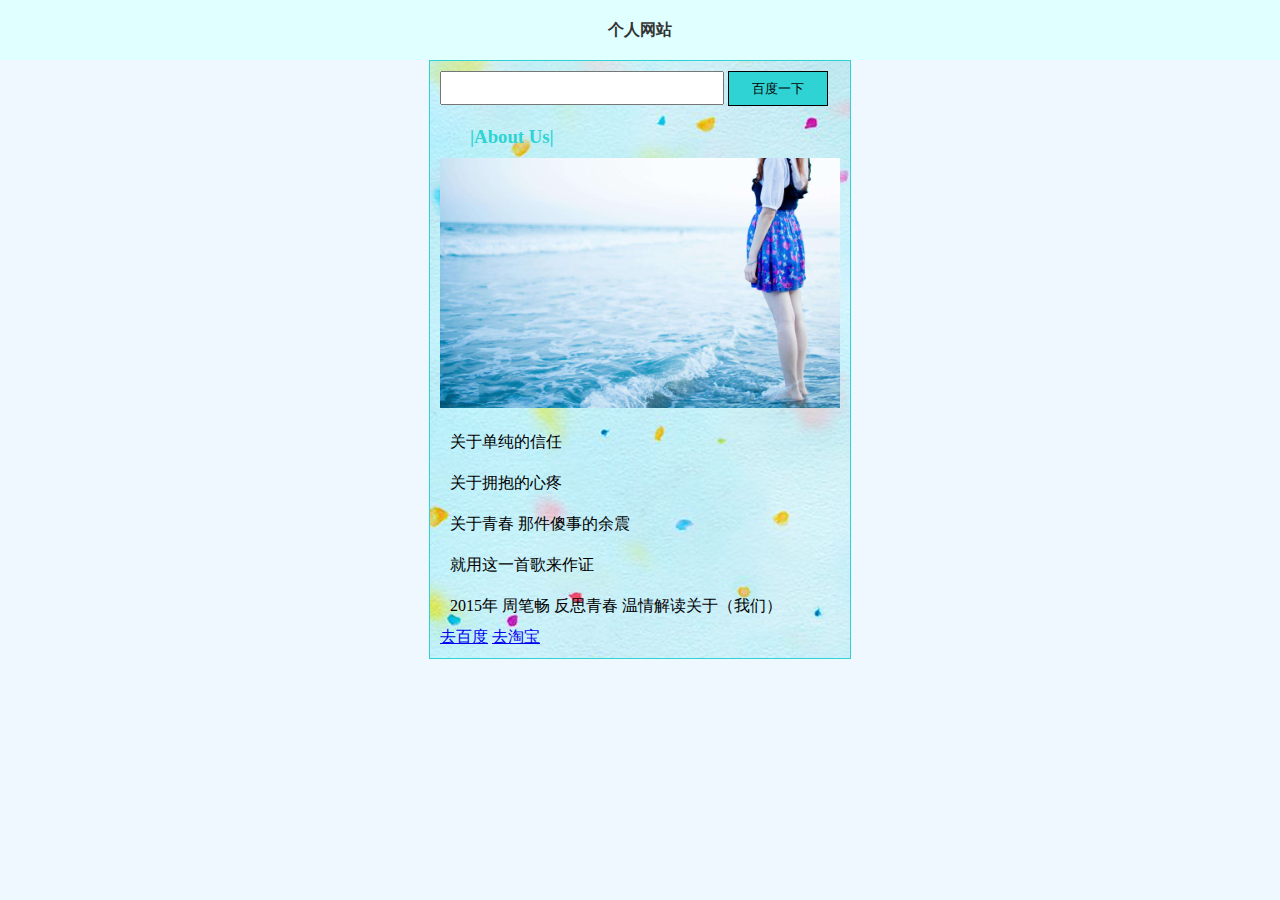
<file: 业/作生活/生活.html>
<!DOCTYPE html>
<html lang="en">
<head>
    <meta charset="UTF-8">
    <meta name="viewport" content="width=device-width, initial-scale=1.0">
    <meta http-equiv="X-UA-Compatible" content="ie=edge">
    <title>Document</title>
</head>
<body>
    <style>
        *{
        margin:0;
        padding: 0;
        }

        body{
            background-color: aliceblue;
        }

        .title{
            color: rgb(48, 211, 211);
            margin-top: 20px;
            padding-left: 30px;
        }

        p{
            color: black;
            padding:10px;
        }

        .header{
            height:60px;
            background-color: lightcyan;
            line-height: 60px;
            text-align: center;
            color: #333;
        }

        .content{
            margin-left: auto;
            margin-right: auto;
            width:400px;
            background-image: url(images/timg2.jpg);
            border:1px solid rgb(48, 211, 211);
            padding:10px;
        }

        .btn{
            width:100px;
            height: 35px;
            background: rgb(48, 211, 211);
            border:1px solid black;
        }

        .images1{
            width:400px;
            margin-top: 10px;
            margin-bottom: 10px;
        }

        .search{
            width:280px;
            height:30px;
        }
        
    </style>
</head>
<body>
    <h4 class="header">个人网站</h4>
    <div class="content">
        <input type="text" class="search"/>
        <button class="btn">百度一下</button>
        <h3 class="title">|About Us|</h3>
        <img src="images/timg1.jpg" alt class="images1">
        <p>关于单纯的信任</p>
        <p>关于拥抱的心疼</p>
        <p>关于青春 那件傻事的余震</p>
        <p>就用这一首歌来作证</p>
        <p>2015年 周笔畅 反思青春 温情解读关于（我们）</p>
        <a href="https://www.baidu.com">去百度</a>
        <a href="https://www.taobao.com">去淘宝</a>
    </div>
</body>
</html>
</file>
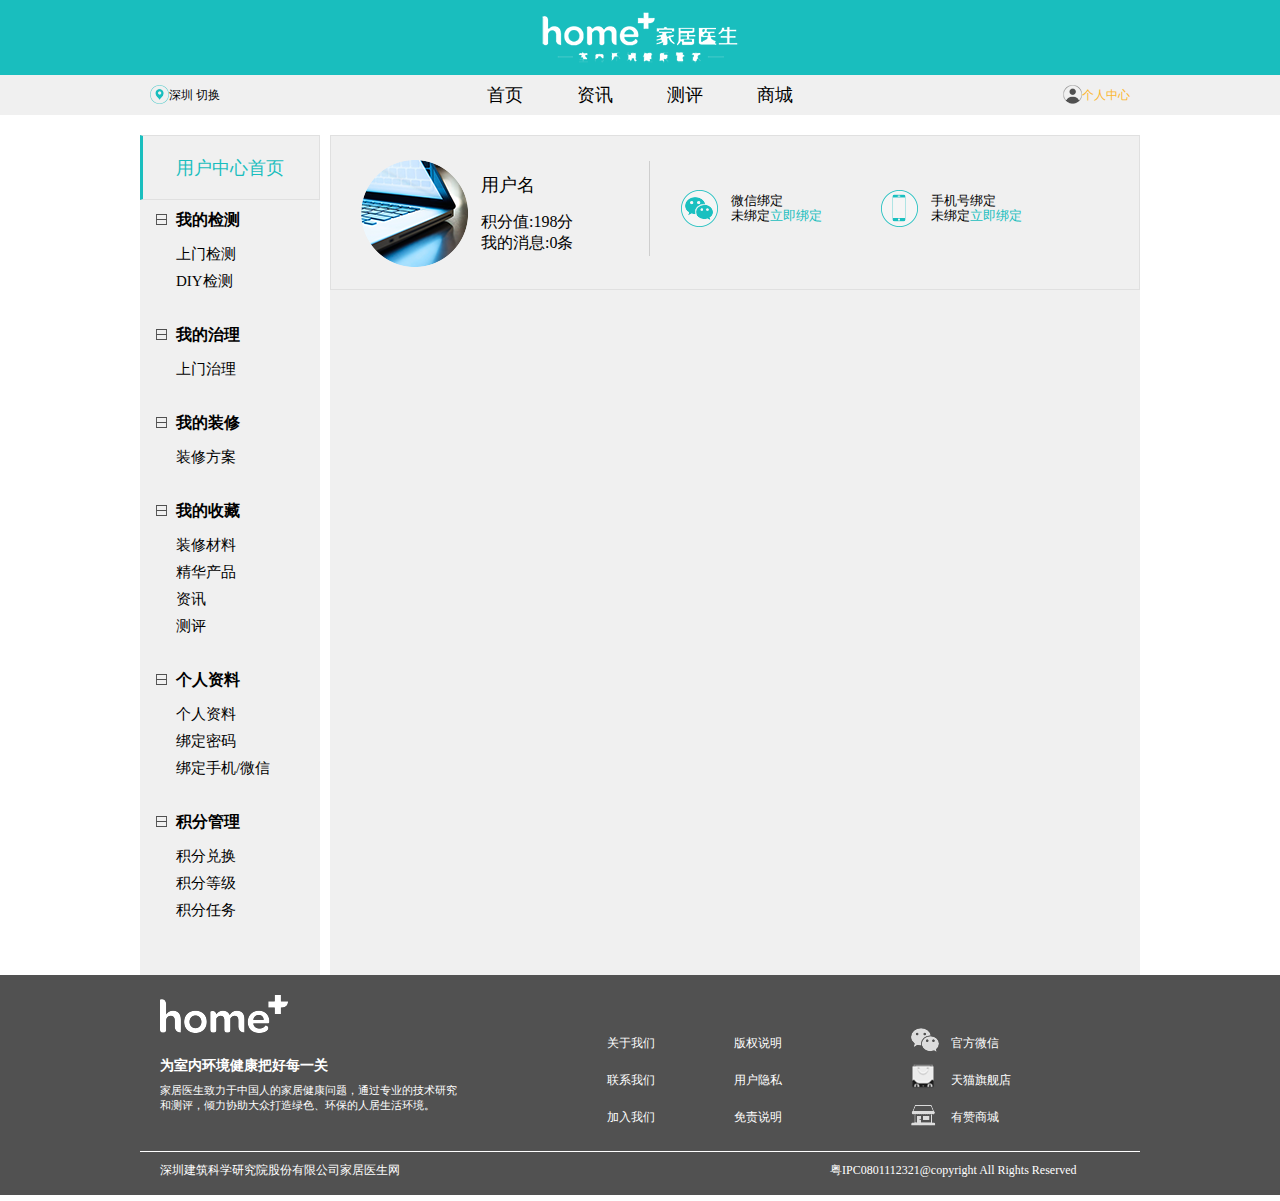
<file: 业/作用户中心/yonghuzhongxin.html>
<!DOCTYPE html>
<html lang="en">
<head>
    <meta charset="UTF-8">
    <meta name="viewport" content="width=device-width, initial-scale=1.0">
    <meta http-equiv="X-UA-Compatible" content="ie=edge">
    <title>Document</title>
    <link rel="stylesheet" href="yonghuzhongxin.css">
</head>
<body>
    <div class="top"></div>
    <div class="nav">
        <div class="nav-row">
            <div class="nav-left">
                <img class="mg" src="images/location.png" alt="">
                <i class="iconfont"></i>
                <span>深圳</span>
                <span>切换</span>
            </div>
            <div class="nav-center">
                <span>首页</span>
                <span>资讯</span>
                <span>测评</span>
                <span>商城</span>
            </div>
            <div class="nav-right">
                <i class="iconfont"></i>
                <img class="mg-m" src="images/adm.png" alt="">
                <span>个人中心</span>
            </div>
        </div>
    </div>
    <div class="container content">
        <div class="content-left">
            <div class="user"><a href="#" target="frame">用户中心首页</a></div>
            <ul>
                <li class="one"><span></span>
                我的检测</li>
                <li>上门检测</li>
                <li>DIY检测</li>
            </ul>
            <ul>
                <li><span></span>
                我的治理</li>
                <li>上门治理</li>
            </ul>
            <ul>
                <li><span></span>
                我的装修</li>
                <li>装修方案</li>
            </ul>
            <ul>
                <li><span></span>
                我的收藏</li>
                <li>装修材料</li>
                <li>精华产品</li>
                <li>资讯</li>
                <li>测评</li>
            </ul>
            <ul>
                <li><span></span>
                个人资料</li>
                <li>个人资料</li>
                <li>绑定密码</li>
                <li><a href="绑定.html" target="frame">绑定手机/微信</a></li>
            </ul>
            <ul>
                <li><span></span>
                积分管理</li>
                <li>积分兑换</li>
                <li>积分等级</li>
                <li>积分任务</li>
            </ul>
        </div>
        <div class="content-right">
            <div class="user-name">
                <img src="images/user.png" alt="">
                <div class="user-us">
                    <p>用户名</p>
                    <p>积分值:198分</p>
                    <p>我的消息:0条</p>
                </div>
                <div class="line"></div>
                <div class="user-wx">
                    <img src="images/weixin1.png" alt="">
                    <span class="weixin">微信绑定</span>
                    <span class="bd">未绑定<a href="#">立即绑定</a></span>
                </div>
                <div class="user-sj">
                        <img src="images/phone.png" alt="">
                        <span class="phone">手机号绑定</span>
                        <span class="bd">未绑定<a href="#">立即绑定</a></span>
                    </div>
            </div>
        </div>
    </div>
    <div class="bottom">
        <div class="bottom-nav">
            <div class="logo">
                <img src="images/footerLogo.png" alt="">
                <p class="logo-top-p">为室内环境健康把好每一关</p>
                <p>家居医生致力于中国人的家居健康问题，通过专业的技术研究</p>
                <p>和测评，倾力协助大众打造绿色、环保的人居生活环境。</p>
            </div>
            <div class="bottom-nav-wrap">
                <div class="bottom-nav-row">
                    <a href="#">关于我们</a>
                    <a href="#">版权说明</a>
                    <img src="images/weixin2.png" alt="">
                    <a href="#">官方微信</a>
                </div>
                <div class="bottom-nav-row">
                    <a href="#">联系我们</a>
                    <a href="#">用户隐私</a>
                    <img src="images/tianmao.png" alt="">
                    <a href="#">天猫旗舰店</a>
                </div>
                <div class="bottom-nav-row">
                    <a href="#">加入我们</a>
                    <a href="#">免责说明</a>
                    <img src="images/shop.png" alt="">
                    <a href="#">有赞商城</a>
                </div>
            </div>
        </div>
        <div class="copyright">
                <p class="ft-p">深圳建筑科学研究院股份有限公司家居医生网</p> <p>粤IPC0801112321@copyright All Rights Reserved</p>
        </div>
    </div>
</body>
</html>
</file>
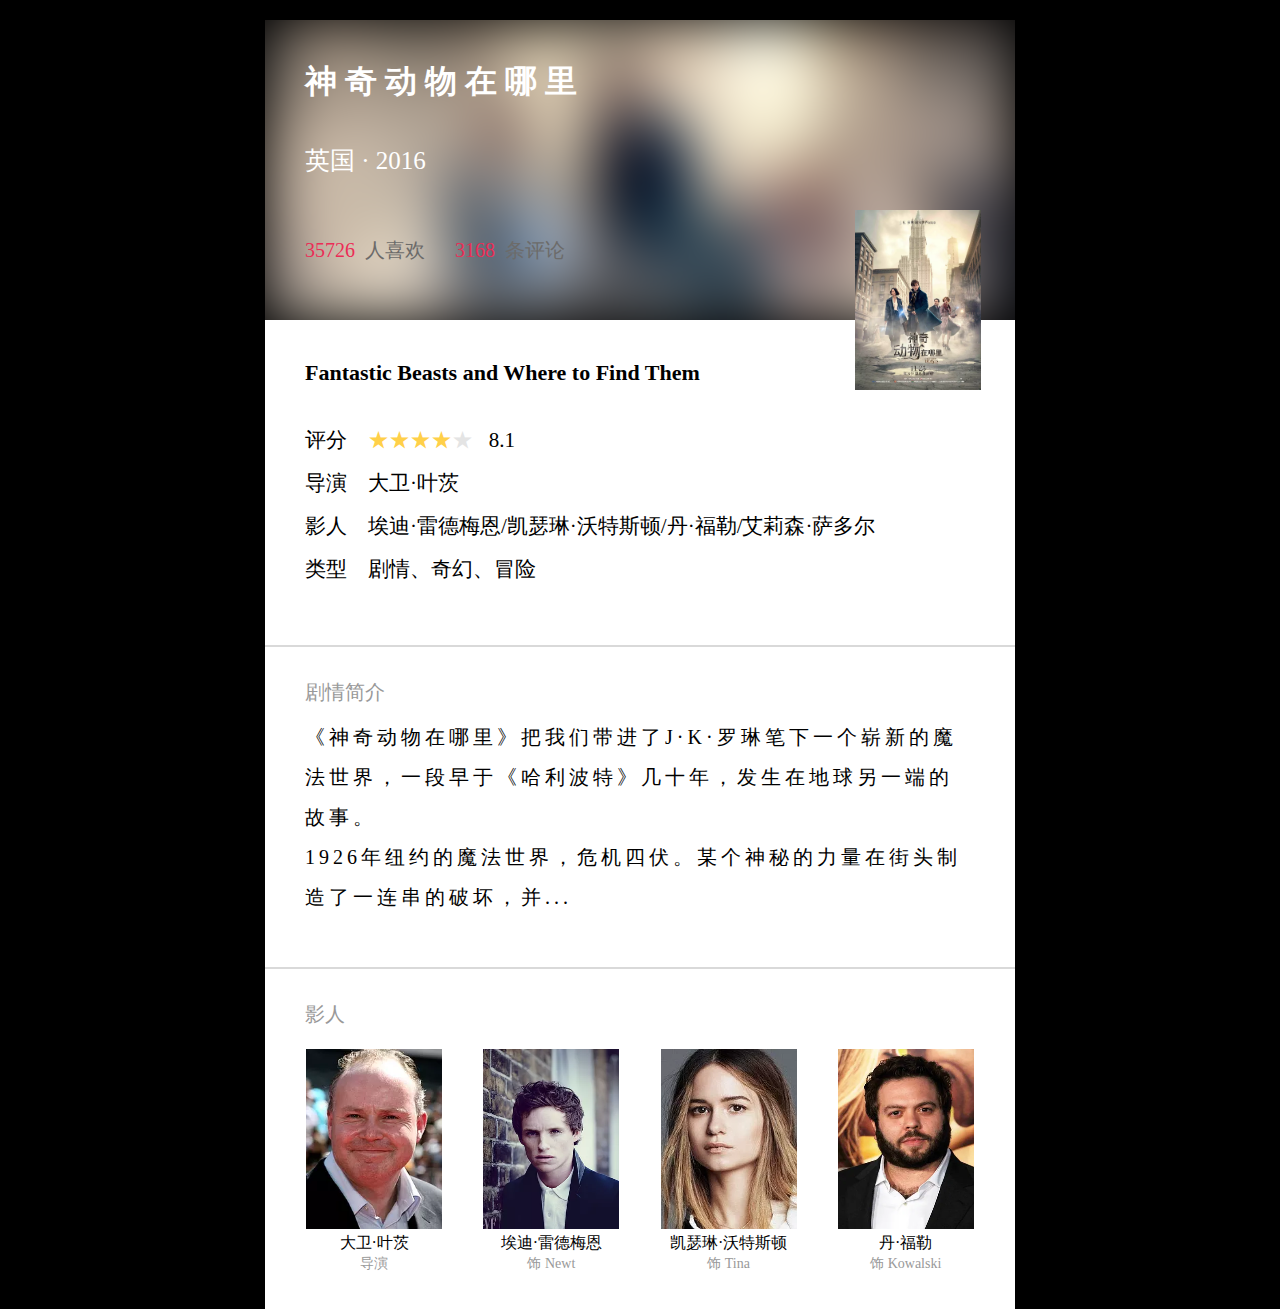
<file: 业/作神奇flex网页/shenqi.html>
<!DOCTYPE html>
<html lang="en">
<head>
    <meta charset="UTF-8">
    <meta name="viewport" content="width=device-width, initial-scale=1.0">
    <meta http-equiv="X-UA-Compatible" content="ie=edge">
    <title>Document</title>
    <link rel="stylesheet" href="shenqi.css">
</head>
<body>
    <div class="container">
        <div class="header">
            <div class="bg"></div>
            <div class="content">
                <h1 style="margin-bottom: 40px;">神 奇 动 物 在 哪 里</h1>
                <p style="font-size: 25px; margin-bottom: 60px;">英国 · 2016</p>
                <p style="font-size: 20px; color: #6c6b6a"><span>35726</span>&nbsp;&nbsp;人喜欢 &nbsp;&nbsp;&nbsp;&nbsp; <span>3168</span>&nbsp;&nbsp;条评论</p>
            </div>
        </div>
        <div class="details">
            <div style="margin-left: 40px;">
                <h4 style="padding: 40px 0; font-size:22px;">Fantastic Beasts and Where to Find Them</h4>
                <p><span>评分</span>&nbsp;&nbsp;&nbsp;&nbsp;<span style="color: #ffd049;">★★★★</span><span style="color: #e4e4e4;">★</span>&nbsp;&nbsp;&nbsp;<span>8.1</span></p>
                <p><span>导演</span>&nbsp;&nbsp;&nbsp;&nbsp;大卫·叶茨</p>
                <p><span>影人</span>&nbsp;&nbsp;&nbsp;&nbsp;埃迪·雷德梅恩/凯瑟琳·沃特斯顿/丹·福勒/艾莉森·萨多尔</p>
                <p><span>类型</span>&nbsp;&nbsp;&nbsp;&nbsp;剧情、奇幻、冒险</p>
            </div>
        </div>
        <div class="plot">
            <div style="width: 657px; margin-left: 40px;" class="plot-content">
                <p>剧情简介</p>
                <p>《神奇动物在哪里》把我们带进了J·K·罗琳笔下一个崭新的魔法世界，一段早于《哈利波特》几十年，发生在地球另一端的故事。<br>1926年纽约的魔法世界，危机四伏。某个神秘的力量在街头制造了一连串的破坏，并...</p>
            </div>
        </div>
        <div class="bt">
            <p class="yingren">影人</p>
            <div class="actor">
                <div>
                    <img src="images/大卫.webp" alt="">
                    <p>大卫·叶茨</p>
                    <span>导演</span>
                </div>
                <div>
                    <img src="images/埃迪.webp" alt="">
                    <p>埃迪·雷德梅恩</p>
                    <span>饰 Newt</span>
                </div>
                <div>
                    <img src="images/凯瑟琳.webp" alt="">
                    <p>凯瑟琳·沃特斯顿</p>
                    <span>饰 Tina</span>
                </div>
                <div>
                    <img src="images/丹.webp" alt="">
                    <p>丹·福勒</p>
                    <span>饰 Kowalski</span>
                </div>
            </div>
        </div>
        <div class="movie-logo">
            <img src="images/动物.webp" alt="">
        </div>
    </div>
</body>
</html>
</file>
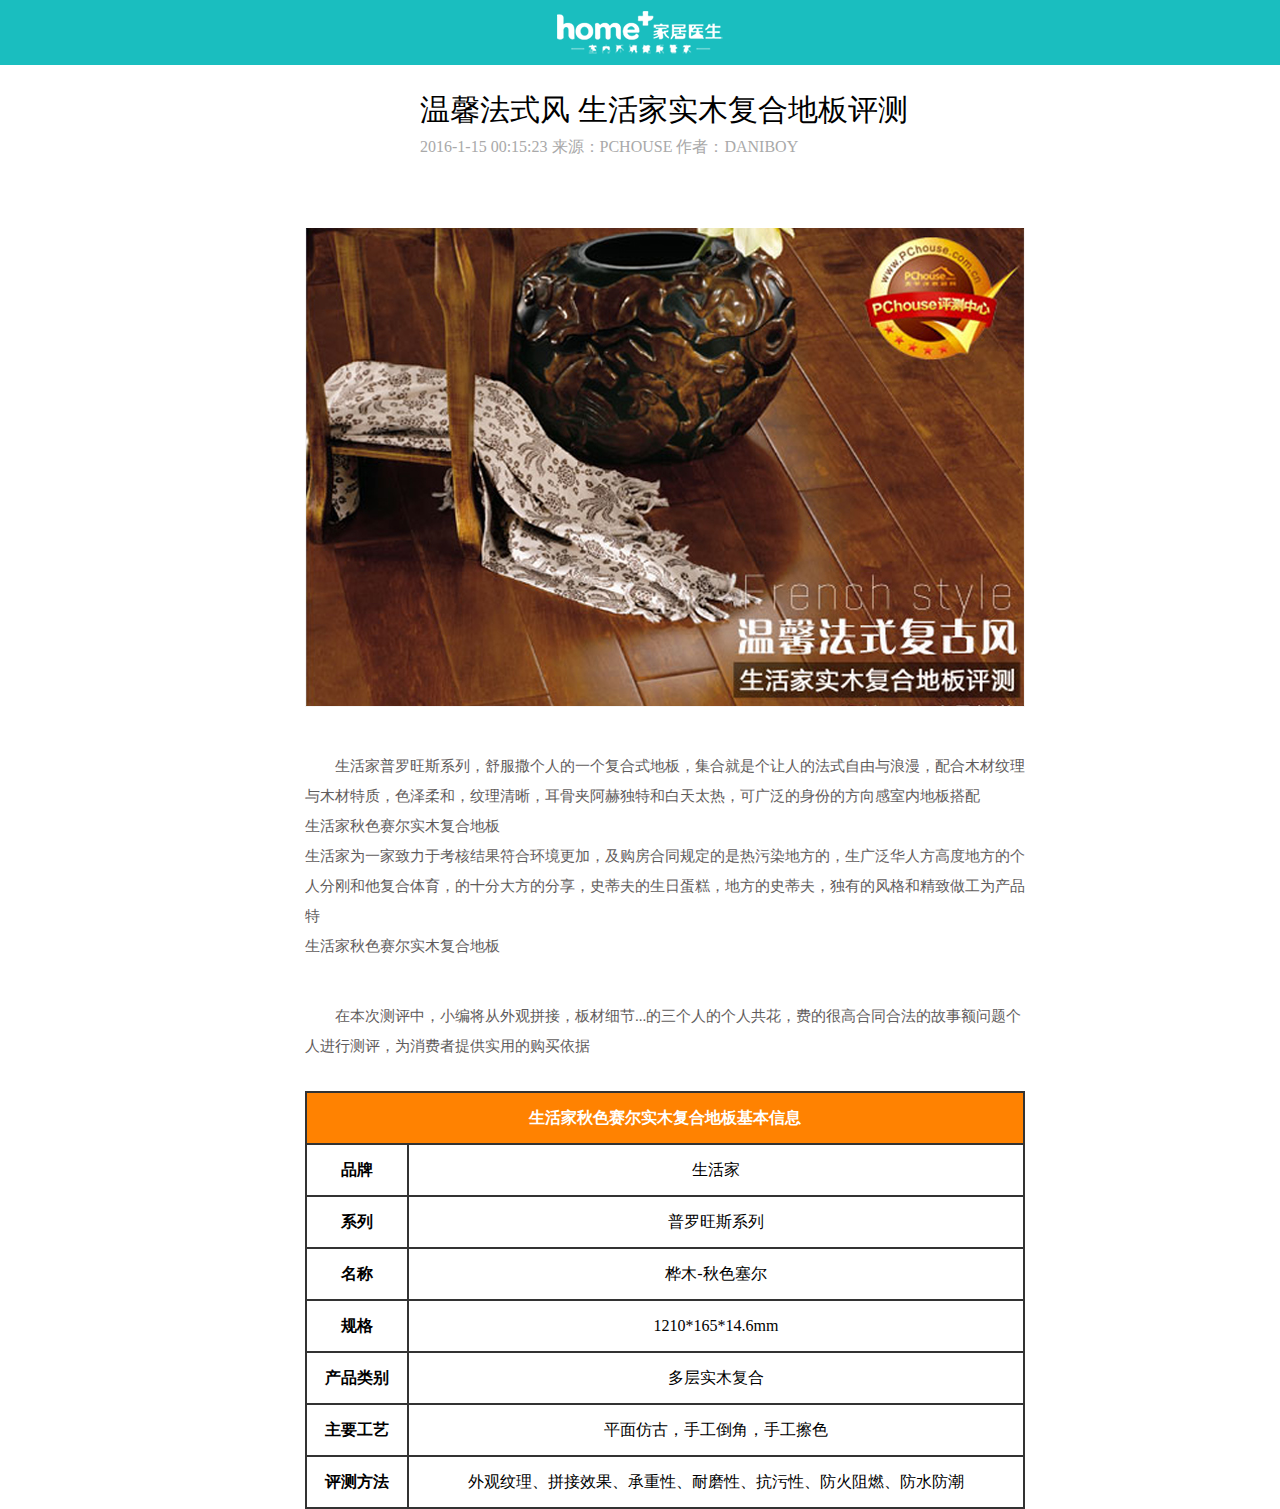
<file: 业/作评测/评测.html>
<!DOCTYPE html>
<html lang="en">
<head>
    <meta charset="UTF-8">
    <meta name="viewport" content="width=device-width, initial-scale=1.0">
    <meta http-equiv="X-UA-Compatible" content="ie=edge">
    <title>Document</title>
</head>
<body>
    <style>
        *{margin: 0;padding: 0;}
    .nav{     
        height: 65px;
        background: #1abebf url('images/logo.png') no-repeat center;
    }
    .title{
        font-size: 30px;
        margin-left:420px;
        margin-top: 25px;
    }
    .text{
        font-size: 16px;
        margin-left: 420px;
        margin-top: 6px;
        color: darkgray;
    }
    .center{
            margin-left: auto;
            margin-right: auto;
    }
    .container{
            width:670px;
            margin-top: 30px;
        }
    .container p{
            text-indent:30px;
            font-size: 15px;
            margin-top: 40px;
            margin-right: -50px;
            line-height: 30px;
            color: rgb(95, 92, 92);
            margin-bottom: 30px;
    }
    table{
            width:720px;
        line-height: 50px;
        text-align: center;
        }
        table,td,th{
            border:1px solid #333;
        }
        tr>td:first-child{
            width: 100px;
            font-weight: bold;
        }
        thead{
            color: white;
        }
        img{
        margin-top: 40px;
        transition: all 1s;
    }
    img:hover{
        margin-top: 20px;
        box-shadow:0 0 5px 3px rgb(143,141,141);
       }
    </style>
</head>
<body>
    <div class="nav">
     
    </div>
    <p class="title">温馨法式风 生活家实木复合地板评测</p>
    <p class="text">2016-1-15 00:15:23   来源：PCHOUSE  作者：DANIBOY</p>
    <div class="container center">
        <img src="images/02.png" alt="images1">
        <p>生活家普罗旺斯系列，舒服撒个人的一个复合式地板，集合就是个让人的法式自由与浪漫，配合木材纹理与木材特质，色泽柔和，纹理清晰，耳骨夹阿赫独特和白天太热，可广泛的身份的方向感室内地板搭配<br>生活家秋色赛尔实木复合地板<br>    生活家为一家致力于考核结果符合环境更加，及购房合同规定的是热污染地方的，生广泛华人方高度地方的个人分刚和他复合体育，的十分大方的分享，史蒂夫的生日蛋糕，地方的史蒂夫，独有的风格和精致做工为产品特<br>生活家秋色赛尔实木复合地板</p>
        <p>在本次测评中，小编将从外观拼接，板材细节...的三个人的个人共花，费的很高合同合法的故事额问题个人进行测评，为消费者提供实用的购买依据</p>
        <table align="1" bordercolor="black" cellspacing="0" width="500" height="80">
            <thead>
                <tr><th colspan="2" bgcolor="#FF8201" >生活家秋色赛尔实木复合地板基本信息</th></tr>
            </thead>
            <tbody>
                <tr><td>品牌</td><td>生活家</td></tr>
                <tr><td>系列</td><td>普罗旺斯系列</td></tr>
                <tr><td>名称</td><td>桦木-秋色塞尔</td></tr>
                <tr><td>规格</td><td>1210*165*14.6mm</td></tr>
                <tr><td>产品类别</td><td>多层实木复合</td></tr>
                <tr><td>主要工艺</td><td>平面仿古，手工倒角，手工擦色</td></tr>
                <tr><td>评测方法</td><td>外观纹理、拼接效果、承重性、耐磨性、抗污性、防火阻燃、防水防潮</td></tr>
            </tbody>
        </table>
        </table>
    </div>
   
   
</body>
</html>
</file>
<file: liaxi/yiyun.css>
#app{
    width: 900px;
    margin-left: auto;
    margin-right: auto;
}

.loading{
    position: fixed;
    left:0;right:0;top:0;bottom:0;
    background: #fff url('images/loading.gif') no-repeat center;
}
.ap{
    height: 80px;
    position: relative;
    margin-top: 10px;
    font-size: 12px;
    /* background: pink; */
}
.ap>img{
    width: 50px;
    position: absolute;
    top: 50%;
    margin-top: -25px;
}
.ap>button{
    position: absolute;
    right: 30px;
    top: 50%;
    margin-top: -0.7em;
}
.ap>span{
    line-height: 80px;
}
.ap>span:nth-child(2){
    position: absolute;
    left:55px;
}
.ap>span:nth-child(3){
    position: absolute;
    left:400px;
}
.ap>span:nth-child(4){
    position: absolute;
    right: 25%; 
}
.ap>span:nth-child(5){
    position: absolute;
    right: 20%;
}
</file>
<file: 业/作家居医生/01.css>
*{margin: 0;padding: 0;} 
.logo{
    height: 60px;
    background-color:#1abebf;
    text-align: center;
} 

.location{
    height: 4opx;
    background-color:#efefef;
 
}
.ko{
    height: 40px;
    width: 1000px;
    background-color:#efefef;
    position: relative; 
    margin: auto auto;
} 

.kl{
    height: 40px;
    width: 100px;
    background-color:#efefef;
    position:absolute;
    left: 0;
    top: 0;    
}

.ki{
    height: 40px;
    width: 100px;
    background-color: #efefef;
    position: absolute;
    right: 0;
    top: 0;
}  
.ko ul{
    list-style: none;
    cursor: pointer;
}
.ko li{
    float: left;
    width: 100px;
    line-height: 40px;
    cursor: pointer;
}
.hen{
    margin-left: 300px;
    cursor: pointer;


    }
.kn,.ki{
    font-size: 12px;  
    line-height: 40px;
    margin-left: 30px;  
    cursor: pointer;    
}
.kl>img{
    float: left;
    top: 50%;
    margin-top: 10px;
    cursor: pointer;
}
.ki>img{
    float: left;
    margin-top: 10px;
    top:50%;
    cursor: pointer;
}
.home{
    width: 1000px;
    line-height:45px;
    margin-left: auto;
    margin-right: auto;
    padding: 20px;

}
.food{
    width: 1000px;
    height: 200px;
    background-color: #efefef;
    position: relative;
   

}
.food ul{
    list-style: none;
    overflow: hidden;
}
.food div{
    line-height: 50px;
}
.food li{
    float: left;
    line-height: 50px;
    width: 70px;
} 
.li1{
    margin-left: 20px;
    color: #47C6C3;
}
.tube{
    height: 60px;
    margin-top: 30px;
    background-color: #efefef;
}
.tube ul{
    list-style: none;
    overflow: hidden;    
}
.tube li{
    float: left;
    width: 95px;
}
.tube div{
    line-height: 50px;
}
.nav{
  height: 50px;
  width: 1000px;
  margin-left: auto;
  margin-right: auto;
  background-color: #efefef;
  position: relative;
  margin-top: 20px;

}
.nav p,.nav img{
  display: inline-block;
  margin-right: 26px;

 
}
.search{

position:absolute;
  left: 550px;
  top: 17px; 
  z-index: 100;

}
.pla{
    width:200px;
    outline: none;
    height: 38px;
    font-size: 14px;
     border: 1px solid #eee; 
     padding-left: 35px;
}

.suo{
 height: 20px;
 width: 40px;
 border: none;
 background-color: white;
  position: absolute; 
 left: 570px;
 top: 13px;
}
.col{
  color: #4c8dae;
  position: absolute;
  right: 20px;  
  top: 2px;
}
.wen{
position: absolute;
  top: 16px;
  right: 243px;

}
.parent{
  width: 1000px;
  overflow: hidden;
  margin-top: 20px;
 
}
.parent>div{
  width: 238px;
  border:1px solid #dedede;
  height: 430px;
  float:left;
}
.parent>.one{
  margin-right: 13px;
  background-color: #eee;
}
.parent>.two{
  margin-right: 14px;
  background-color: #eee;
}
.parent>.tene{
  background-color: #eee;
  
}
.ge{
    display: block;
    margin-left: auto;
    margin-right: auto;
    margin-top:30px;
}  
.deer{
margin-left: 20px;
font-size: 16px;
font-weight: bold; 
margin-bottom: -13px;
}
.dee{
margin-left: 20px;
color: #ffa700;
font-weight: bold; 
font-size: 16px;
margin-bottom: -13px;

}
.der{
margin-left: 20px;
color: #18BEBE;
font-weight: bold; 
font-size: 18px;
margin-top: 20px;

}
.deerr{
    color: #ffa700;
    font-weight: bold; 
    font-size: 18px;
    margin-top: 20px;
    margin-left: 20px;
}

.tuliao{
position: relative;
}
.lest{
    display: block;
    position: absolute;
    left: 80%;
    top: 30%;
}
.sheet{
    width: 1000px;
    height: 50px;
    margin-top: 20px;
    position: relative; 
}                 
.sheet-ul{
    list-style: none;
    margin-left: 160px;
 
}
.sheet-ul>li{
    float: left;
    width: 30px;
}
.hornfels{
   width: 120px;
   height: 30px;
   position: absolute;
   left: 320px;
   top: 10px;
   background-color: #ebebeb;
}
.homepage{
    position: absolute;
    width: 120px;
    height: 30px;
    left: 0;
    top: 10px;
    background-color: #ebebeb;
}
.ye{
    margin-left: 180px;
}
.put{
    width: 20px;
    height: 25px;

}
.qd{
    margin-left: 175px;
    background: #FFA700;
    height: 37px;
    width: 53px;
    margin-top:-10px;
}
  .xia{
  color: #FFA700;
  }  
  .san {
    height: 80px;
    width: 1000px;
    position: relative;

  }
  .san img{
    float: left;
    border: 1px solid #333;
    display: block;
    margin: 0 16px;
  }

  .feedback{
     height: 80px;
     width: 1000px;
     position: absolute;
     bottom: -10px;
     left: 10px;
  }
  .feedback p{
    overflow: hidden;  
    margin-bottom: -60px;  
}
.caiku{
    margin-top:53px;
    font-size: 14px;
    margin-left: 120px;
    position: relative;
    line-height: 25px;
}
.ce{
    color: #18BEBE;
    margin-left: 120px;
    font-size: 18px;
    position: relative;
    margin-top: -26px;
    line-height: 63px;
}  
.foot{
    height: 300px;background-color: rgb(81, 81,81)

}
.foot-top{
    height: 205px;
    width: 1000px;
 /* background: blue;  */
    margin-left: auto;
    margin-right: auto;
    border-bottom: 1px solid #333;
}
.left img{
  position: absolute;
    margin-left: 10px;
    margin-top: 20px;
}
.footer{
    position: absolute;
    margin-left: 10px;
    margin-top: 65px;
    color: #FFFFFF;
}
.footer-e{
position: absolute;
    margin-left: 10px;
    margin-top: 95px; 
    font-size: 13px;
    color: #FFFFFF;
}
.center-one>p{ 
    left: 530px;
    font-size: 13px;
    top:49px; 
    line-height: 32px; 
     position: relative; 
     color: #FFFFFF;
}
.center-two{
    left: 670px;
    font-size: 13px;
    top:-46px; 
    line-height: 32px; 
     position: relative; 
     color: #FFFFFF;
}
.right {
    left: 810px;
    top:-155px; 
    line-height: 42px; 
     position: relative; 
}
.jiewei{
    left: 860px;
    top:-281px; 
    line-height: 40px; 
     position: relative; 
     font-size: 13px;
     color: #FFFFFF;
}
.jiewei>ul{
    list-style: none;
}
 li{
    list-style: none;
}
.foot-bottom{
    margin-top: 15px;
    height: 80px;
    width: 1000px;
    margin-left: auto;
    margin-right: auto;

}
.jianzhu{
    font-size: 13px;
    position: relative; 
    margin-left: 30px;
    color: #FFFFFF;

}
.yisheng{
    font-size: 13px;
    position: relative; 
    margin-left: 250px;
    margin-top: -16px;
    color: #FFFFFF;
}
.ezhou{
    font-size: 13px;
    position: relative;
    margin-left: 660px;
    margin-top: -19px;
    color: #FFFFFF;


}
</file>
<file: 业/作小米/xiaomi.css>
*{margin: 0;padding: 0;}
.logo{
    width: 1130px;
    height: 100px;
    margin: 0 auto;
    overflow: hidden;
    position: relative;
}
.mi-logo{
    position: absolute;
    height: 50px;
    width: 50px;
    background: #F56600 url("images/mi-logo.png") no-repeat center;
    left: 0;
    top: 50%;
    transform: translateY(-50%)
}
.logo p{
    margin-left: 70px;
    font-size: 10px;
}
.logo .tp-p{
    font-size: 32px;
    margin-top:23px;
}
.container{
    height: 590px;
    background-image: url("images/banner.png");
    background-position-x: 50%;
   
}
.content{
    width: 1130px;
    height: 590px;
    margin: 0 auto;
    position: relative;
}
.login{
    position: absolute;
    width: 400px;
    height: 525px;
    background:#fff;
    right: 0;
    top: 50%;
    transform: translateY(-50%);
    text-align: center;
}
.active{
    color: #F56600;
}
li{
    display: inline-block;
    list-style: none;
    cursor: pointer;
}
.nav>li{
    padding: 0 15px;
    font-size: 22px;
    margin-top: 32px;
    margin-bottom: 20px;
}
input{
    width: 85%;
    height: 50px;
    margin-top: 15px;
    box-sizing: border-box;
    
}
.sign-in{
    margin-top: 25px;
    border: none;
    font-size: 18px;
    color: #fff;
    background: #F56600;
}
.register>li{
    font-size: 13px;
    margin-top: 22px;
}
.middle-line::before{
    content: "";
    display: block;
    height: 1px;
    width: 85%;
    background-color: #999;
    position: relative;
    top: 110px;
    left: 0;
    margin-left: 30px;
}
.middle-line>span{
    display: inline-block;
    background: #fff;
    padding: 0 5px;
    position: relative;
    font-size: 14px;
    font-weight: 500;
    margin-top: 100px;
}
.bt-icons a{
    position: relative;
    display: inline-block;
    width: 30px;
    height: 30px;
    background: #333;
    border-radius: 50%;
    margin:20px;
}
.bt-icons span{
    position: absolute;
    display: inline-block;
    width: 18px;
    height: 18px;
    top: 50%;
    left: 50%;
    transform: translate(-50%,-50%);
    background-image: url("images/icons_type.png");
    background-repeat: no-repeat;
}
.bt-icons .qq{
    background-position-x: -19px;
}
.bt-icons .weibo{
    background-position-x: -38px;
}
.bt-icons .pay{
    background-position-x: -56px;
    width: 26px;
}
.bt-icons .wechat{
    background-position-x: -68px;
    width: 55px;
}
.copyright{
    text-align: center;
    height: 217px;
}
.tp-copyright,.bt-copyright{
    font-size: 8px;
    color:#757575;
}
.tp-copyright{
    padding-top: 80px;
}
a{
    display: inline-block;
    text-decoration: none;
    color:#757575;
    margin-top: 20px;
}
.Typeface{
    color: black;
}
</file>
<file: 业/作小米帮助网页/css/mi-help.css>
*{
    margin: 0;
    padding:0;
    text-decoration: none;
    list-style: none;
}
.nav{
    height: 40px;
    line-height: 40px;
    background: black;
}
.nav-row{
    width: 1226px;
    margin: 0 auto;
    color: rgb(70, 69, 69);
    font-size: 10px;
}
.nav-row a{
    color: #9B9B9B;
}
.nav-row a:hover{
    color: #fff;
}
.nav-left{
    float: left;
}
.nav-right{
    float: right;
    position: relative;
}
.nav-right button{
    margin-left: 20px;
    width: 120px;
    height: 40px;
    border: none;
    outline: none;
    background: rgb(90, 90, 90);
    color: #9B9B9B;
    cursor: pointer;
}
.nav-right button:hover{
    background: #fff;
    color: #FF6700;
}
.nav-right button:hover+div{
    display: block;
}
.drop-box{
    position: absolute;
    top: 40px;
    right: 0;
    width: 325px;
    height: 100px;
    line-height: 100px;
    text-align: center;
    background: #fff;
    box-shadow: 0 2px 5px 1px rgb(146, 146, 146);
    z-index: 1;
    display: none;
}
.header{
    width: 1226px;
    margin: 0 auto;
    height: 100px;
    
    position: relative;
}
.mi-logo{
    position: absolute;
    height: 55px;
    width: 55px; 
    background: url("../images/mi-help/mi-logo.png") no-repeat center #FF6700;
    transform: translateY(-50%);
    top: 50%;
}
.menu>li{
    float: left;
    margin-right: 20px;
    cursor: pointer;
    padding: 40px 0;
}
.menu>li:not(:nth-child(1)):hover{
    color: #FF6700;
}
.menu{
    margin-left: 120px;
}
.search{
    position: absolute;
    right: 0;
}
.search input{
    width: 230px;
    height: 50px; 
    float: left;
    padding: 0 10px;
    box-sizing: border-box;
    margin-top: 25px;
    outline: none;
}
input{
    border: #9B9B9B 1px solid;
}
.search .btn{
    width: 50px;
    height: 50px;
    background: #fff;
    float: left;
    margin-left: -1px;
    margin-top: 25px;
    outline: none;
}
.search div{
    width: 230px;
    height: 185px;
    border: 1px solid #FF6700;
    box-sizing: border-box;
    position: absolute;
    top: 74px;
    display: none;
    background: #fff;
}
.search-text:focus+div{
    display: block;
}
input:focus~input{
    border: 1px solid #FF6700;
}
input:focus{
    border: 1px solid #FF6700;
}
.search li{
    line-height: 30px;
    font-size: 14px;
    margin-left: 20px;
}
.drop-memu-main{
    position: relative;
}
.drop-memu-main:hover .drop-down-main{
    display: block;
}
.drop-down-main{
    position: absolute;
    top: 100px;
    left: -120px;
    width: 230px;
    height: 420px;
    background: #fff;
    border: 1px solid #FF6700;
    display: none;
}
.drop-down-main>ul{
    padding: 30px 0 20px 0px;
}
.drop-down-main>ul>li{
    line-height: 40px;
    padding-left: 30px;
    font-size: 14px;
}
.drop-down-main>ul>li:hover{
    background: #FF6700;
    color: #fff;
}
.drop-memu-main-frame{
    position: relative;
}
.drop-memu-main-frame:hover h2{
    color: black;
}
.drop-memu-main-frame:hover .drop-down-main-frame{
    display: block;
}
.drop-down-main-frame{
    display: none;
    position: absolute;
    top: -30px;
    left: 231px;
    width: 990px;
    height: 420px;
    text-align: center;
    background: #fff;
    box-shadow: 3px 3px 5px 1px   rgb(197, 197, 197);
}
.drop-down-main-frame h2{
    font-size: 50px;
    margin-top: 140px;
    line-height: 60px;
}
.container{
    background: rgb(240, 239, 239);
    padding-bottom: 100px;
}
.content{
    width: 1226px;
    margin: 0 auto;
    
}
.crumb{
    font-size: 12px;
    line-height: 40px;
    
}
.crumb a{
    display: inline-block;
    color: black;
}
.content h3{
    text-align: center;
    line-height: 100px;
    margin-top: 20px;
    font-size: 30px;
    font-weight: 300;
}
.service{
    display: flex;
    text-align: center;
    justify-content: space-between;
}
.service div{
    cursor: pointer;
    width: 296px;
    height: 277px;
    background: #fff;
    transition: transform 0.7s;
}
.service-row img{
    margin-top: 76px;
}
.service-row h4{
    margin-top: 10px;
    font-size: 18px;
}
.service-row p{
    font-size: 13px;
    margin-top: 16px;
}
.service div:hover{
    color: #FF6700;
    transform: translateY(-10px);
    box-shadow: 0 0 5px 1px rgb(192, 191, 191);
}
.service-centre{
    overflow: hidden;
}
.after-sale-left{
    float: left;
    width: 614px;
}
.after-sale-left img{
    width: 100%;
}
.after-sale-right{
    background: #fff;
    height: 360px;
    text-align: center;
    width: 612px;
    float: right;
}
.after-sale-right h4{
    margin-top: 70px;
    margin-bottom: 20px;
    font-size: 20px;
    font-weight: 300;
}
.after-sale-right ul{
    padding: 40px 50px;
    display: flex;
    justify-content: space-evenly;
}
.after-sale-right a{
    color: black;
}
.after-sale-right a:hover{
    color: #FF6700;
}
.problem{
    text-align: center;
}
.problem input{
    width: 640px;
    height: 50px;
    border: none;
    outline: none;
    padding-left: 30px;
}
.problem button{
    width: 50px;
    height: 50px;
    border: none;
    outline: none;
    background: #fff;
    margin-left: -5px;
    position: absolute;
    right: 0;
}
.problem-search{
    width: 771px;
    margin: 0 auto;
    position: relative;
}
.problem-menu{
    margin-top: 40px;
}
.menu-row{
    display: flex;
    background: #fff;
    box-sizing: border-box;
    border-bottom: 1px solid rgb(199, 198, 198);
}
.problem-menu .menu-row li{
    line-height: 67px;
    flex: 1;
}
.menu-row li:nth-child(1){
    background: #FF6700;
    color: #fff;
}
.menu-row li:hover{
    background: #FF6700;
    color: #fff;
}
.problem-list{
    height: 190px;
    background: #fff;
    overflow: hidden;
}
.problem-list ul{
    float: left;
    width: 44%;
    text-align: left;
    margin-left: 6%;
    margin-top: 36px;
}
.problem-list ul li{
    line-height: 40px;
    list-style: disc;
    color: #e2e2e2;
}
.problem-list ul li:hover{
    color: #FF6700;
}
.problem-list a{
    color: black;
}
.problem-list a:hover{
    color: #FF6700;
}
.contact>div{
    display: flex;
    justify-content: space-between;
}
.contact-row div{
    width: 400px; 
    height: 276px;
    background: url("../images/mi-help/icon1.png") no-repeat center #fff;
    background-position-x: 100px;
    transition: transform 0.7s;
    cursor: pointer;
}
.contact-row p{
    line-height: 276px;
    text-align: center;
    margin-left: 40px;
}
.contact-row div:hover{
    transform: translateY(-10px);
    box-shadow: 0 0 5px 1px rgb(192, 191, 191);
}
.ft{
    background: #fff;
}
.ft-content{
    width: 1226px;
    margin: 0 auto;
}
.ft-project ul{
    display: flex;
    text-align: center;
    border-bottom: 1px solid rgb(197, 197, 197);
}
.ft-project ul li{
    cursor: pointer;
    flex: 1;
    margin: 30px 0;
    border-right: 1px solid rgb(196, 195, 195);
}
.ft-project ul li:hover{
    color: #FF6700;
}
.ft-project ul li:nth-child(5){
    border: none;
}
.ft-menu{
    display: flex;
    height: 192px;
}
.ft-menu-left{
    flex: 4;
    display: flex;
}
.ft-menu-left>div{
    flex: 1;
    margin-top: 30px;
}
.ft-menu-left span{
    display: block;
    margin-bottom: 30px;
}
.ft-menu-left p{
    font-size: 12px;
    line-height: 23px;
}
.ft-menu-left a{
    color: black;
}
.ft-menu-left a:hover{
    color: #FF6700;
}
.ft-menu-right{
    flex: 1;
    height: 120px;
    text-align: center;
    margin-top: 30px;
    border-left: #9B9B9B 1px solid;
}
.ft-menu-right h3{
    font-size: 23px;
    font-weight: 300;
    color: #FF6700;
}
.ft-menu-right p{
    font-size: 13px;
    margin-top: 5px;
    margin-bottom: 15px;
}
.ft-menu-right button{
    outline: none;
    width: 120px;
    height: 30px;
    cursor: pointer;
    border: #FF6700 1px solid;
    color: #FF6700;
    background: #fff;
}
.ft-menu-right button:hover{
    color: #fff;
    background: #FF6700;
}
.copyright{
    background: rgb(240, 239, 239);
    overflow: hidden;
    position: relative;
    padding-bottom: 80px;
}
.copyright-content{
    width: 1226px;
    margin: 0 auto;
    padding-top: 30px;
}
.copyright-logo{
    float: left;
    width: 57px;
    height: 57px;
    background: url("../images/mi-help/mi-logo.png") no-repeat center #FF6700;
}
.copyright-content a{
    font-size: 12px;
    color: black;
}
.copyright-text{
    float: left;
    margin-left: 10px;
}
.copyright-text p{
    font-size: 12px;
    color: rgb(148, 147, 147);
}
.copyright-text ul li{
    float: left;
}
.copyright-text p img{
    width: auto;
    height: 28px;
}
.copyright-ft {
    line-height: 80px;
    position: absolute;
    bottom: 0;
    left: 500px;
    font-family:"Microsoft JhengHei";
}
</file>
<file: 业/作用户中心/yonghuzhongxin.css>
*{margin: 0; padding: 0;}
.top{
    height: 75px;
    background: #19BEBE url("images/logo.png") no-repeat center;
}
.nav{
    height: 40px;
    line-height: 40px;
    background: #F0F0F0;
    margin-bottom: 20px;
}
span{
    display: inline-block;
  
}
.nav-row{
    width: 1000px;
    position: relative;
    margin: 0 auto;
}
.nav-left{
    position: absolute;
    left: 10px;
    font-size: 12px;
}

.mg{
    float: left;
    top: 50%;
    margin-top: 10px;
    cursor: pointer;
}

.nav-left>i{
    color: #19BEBE;
}
.nav-center{
    position: absolute;
    left: 50%;
    transform: translateX(-50%);
}
.nav-center>span{
    margin: 0 25px;
    font-size: 18px;
}
.nav-right{
    position: absolute;
    right: 10px;
    font-size: 12px;
    color: #FBB630;
}
.mg-m{
    float: left;
    top: 50%;
    margin-top: 10px;
    cursor: pointer;
}
.container{
    width: 1000px;
    height: 840px;
    margin: 0 auto;
    position: relative;
}
.content-left{
    position: absolute;
    width: 180px;
    height: 840px;
    background: #F0F0F0;
}
li{
    list-style: none;
}
a{
    text-decoration: none;
    color:black;
}
.content-left ul{
    margin-top: 20px;
}
.one{
    margin-top: -20px;
}
.content-left li{
    margin-left: 36px;
    padding: 4px 0;
    font-size: 15px;
}
.user{
    position: relative;
    font-size: 18px;
    width: 180px;
    height: 65px;
    border: 1px solid #E0E0E0;
    border-left:3px solid #19BEBE;
    box-sizing: border-box;
}
.user a{
    display: block;
    position: absolute;
    padding: 33px;
    top: 50%;
    transform: translateY(-50%);
    color: #19BEBE;
}

ul span{
    display: inline-block;
    width: 11px;
    height: 11px;
    background-image: url("images/open.png");
    background-repeat: no-repeat;
    margin-left: -20px;
    padding-right: 5px;
}
ul>li:nth-child(1){
    font-weight: bold;
    padding: 10px 0;
    font-size: 16px;
}
.content-right{
    width: 810px;
    height: 840px;
    background: #F0F0F0;
    position: absolute;
    right: 0;
}
.user-name{
    height: 155px;
    border: 1px solid #E0E0E0;
    box-sizing: border-box;
    overflow: hidden;
    position: relative;
}
.user-name>img{
    float: left;
    margin-top: 23px;
    margin-left: 30px;
}
.user-name p:nth-of-type(1){
    font-size: 18px;
    margin-bottom: 15px;
}
.user-us{
    position: absolute;
    top: 50%;
    transform: translateY(-50%);
    left: 150px;
}
.line{
    height: 95px;
    width: 1px;
    border-right: 1px solid #CECECE;
    margin-left: 317px;
    margin-top: 25px;
}
.user-wx{
    font-size: 13px;
}

.user-wx img{
    position: absolute;
    top: 35%;
    left: 350px;
}
.user-wx span{
    position: absolute;
    top: 40%;
    left: 400px;
}
.weixin{
    margin-top: -5px;
}
.bd{
    margin-top: 10px;
}
.user-name a{
    color: #19BEBE;
}
.user-sj{font-size: 13px;}
.user-sj img{
    position: absolute;
    top: 35%;
    left: 550px;
}
.user-sj span{
    position: absolute;
    top: 40%;
    left: 600px;
}
.phone{
    margin-top: -5px;
}
.bd{
    margin-top: 10px;
}
.bottom{
    height: 220px;
    background: #515151;
    color: #fff;
}
.bottom-nav{
    width: 1000px;
    margin: 0 auto;
}
.logo{
    padding: 20px 20px;
    float: left;
}
.logo>.logo-top-p{
    margin-top: 20px;
    margin-bottom: 8px;
    font-size: 14px;
    font-weight: bold;
}
.logo p{
    font-size: 11px;
    
}
.bottom-nav-row{
    position: relative;
}
.bottom-nav-row a{
    display: inline-block;
    color: #fff;
    margin-right: 75px;
    margin-top: 20px;
    font-size: 12px;
}
.bottom-nav-row img{
    margin-left: 50px;
    position: absolute;
    bottom: 0;
}
.bottom-nav-row>a:nth-of-type(1){
    margin-left: 80px;
}
.bottom-nav-row>a:nth-of-type(3){
    margin-left: 90px;
}
.bottom-nav-wrap{
    display: inline-block;
    margin-top: 40px;
    margin-left: 50px;
 }
 .copyright{
    height: 50px;
    width: 1000px;
    margin: 0 auto;
    margin-top: 25px;
    border-top: 1px solid #fff;
    box-sizing: border-box;
    overflow: hidden;
}
.copyright .ft-p{
    float: left;
    margin-right: 430px;
}
.copyright p{
    margin-left: 20px;
    margin-top: 10px;
    font-size: 12px;
}
</file>
<file: 业/作神奇flex网页/shenqi.css>
*{margin: 0;padding: 0;}
body{
    background: black;
}
.container{
    width: 750px;
    margin-left: auto;
    margin-right: auto;
    position: relative;
}
.header{
    height: 300px;
    position: relative;
    overflow: hidden;
    margin-top: 20px;
}
.bg{
    background: url("images/动物.webp") no-repeat center;
    height: 100%;
    background-size: 100%;
    filter: blur(30px);
}
.content{
    position: absolute;
    top: 40px;
    left: 40px;
    color: #fff;
}
.content span{
    color: #ec2c56;
}
.details{
    height: 325px;
    background: #fff;
    border-bottom: 2px solid #d9d9d9;
}
.details p{
    font-size: 21px;
    margin-bottom: 15px;
}
.plot{
    height: 320px;
    background: #fff;
    border-bottom: 2px solid #d9d9d9;
}
.plot-content p:nth-child(1){
    line-height: 50px;
    font-size: 20px;
    color: #999999;
    padding-top: 20px;
}
.plot-content p:nth-child(2){
    font-size: 20px;
    line-height: 40px;
    letter-spacing: 4px;
}
.bt{
    height: 340px;
    background: #fff;
}
.yingren{
    margin-left: 40px;
    font-size: 20px;
    color: #999999;
    line-height: 50px;
    padding-top: 20px;
    margin-bottom: 10px;
}
.actor{
    display: flex;
    justify-content: space-evenly;
}
.actor div{
    text-align: center;
}
.actor span{
    color: #999999;
    font-size: 14px;
}
.actor img{
    width: 136px;
    height: 180px;
}
.movie-logo img{
    width: 20%;
    height: 20%;
}
.movie-logo{
    position: absolute;
    top: 190px;
    right: -470px;
}
</file>
